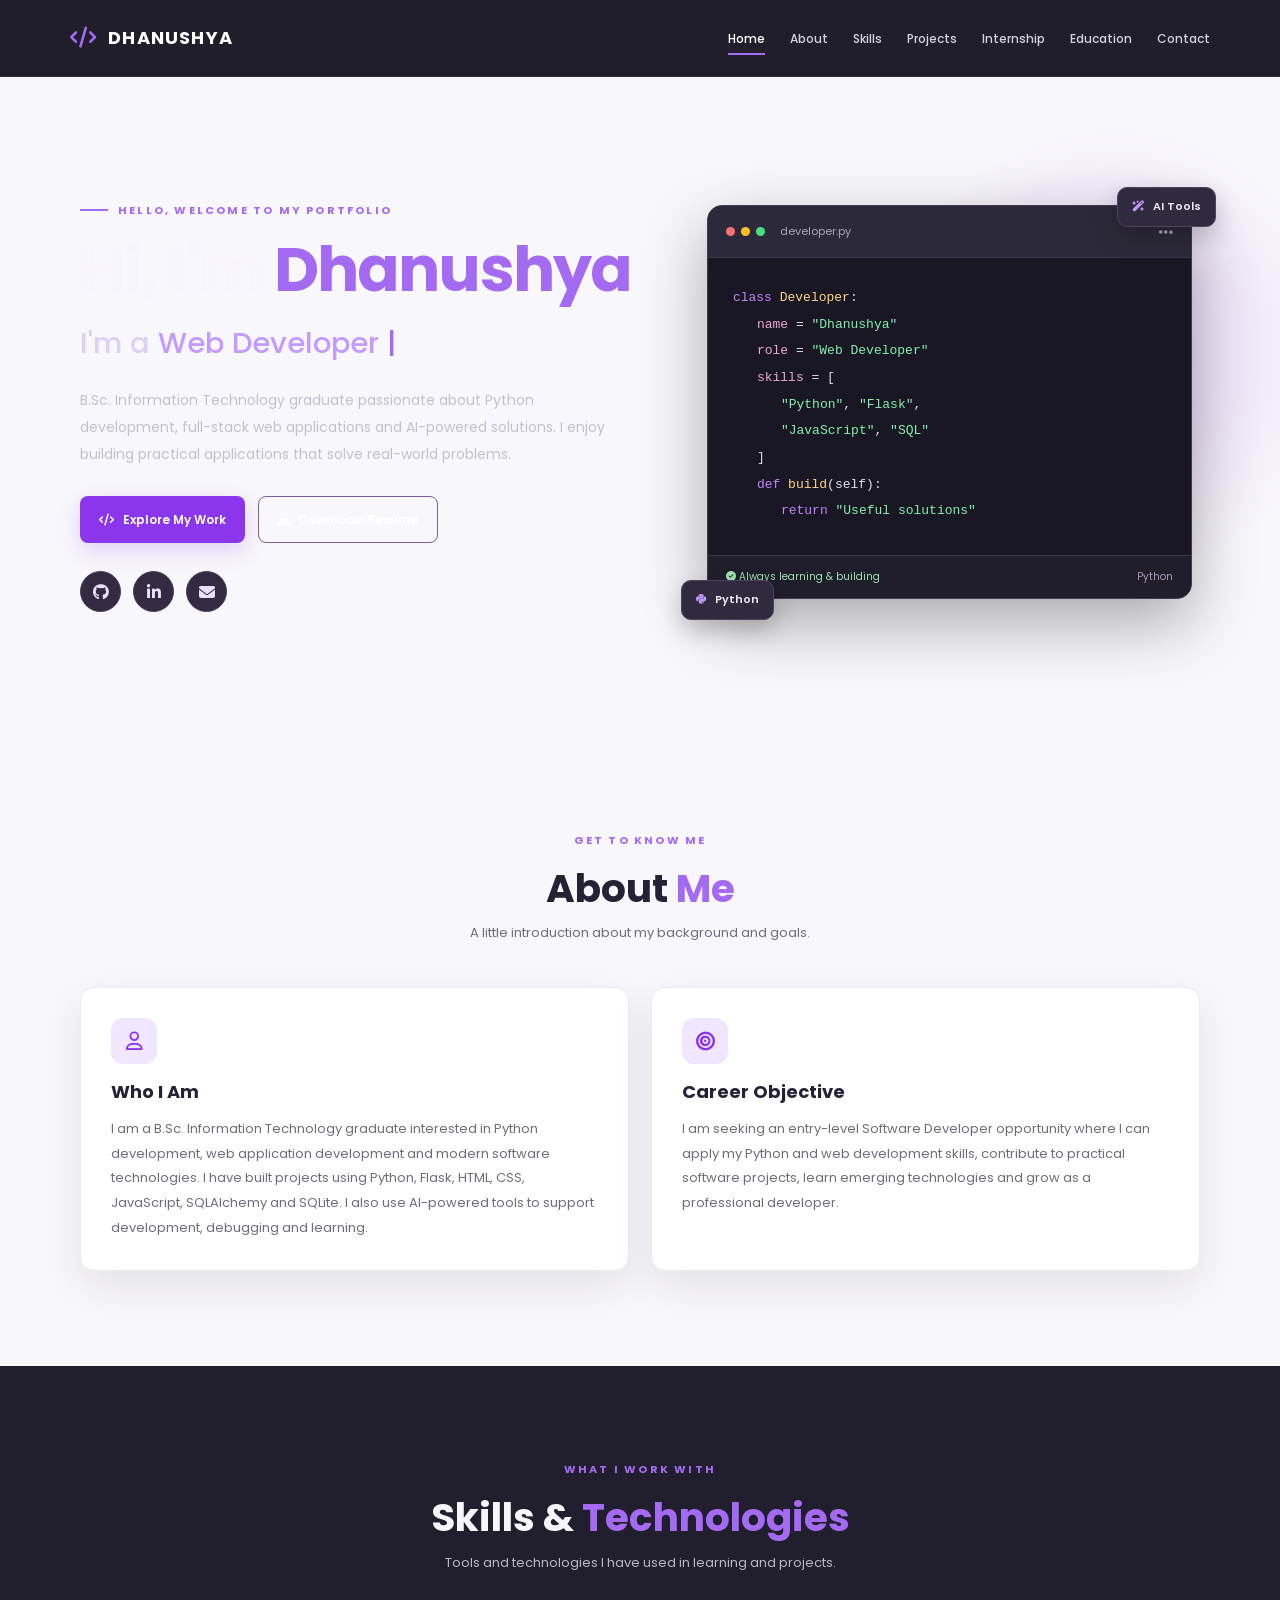
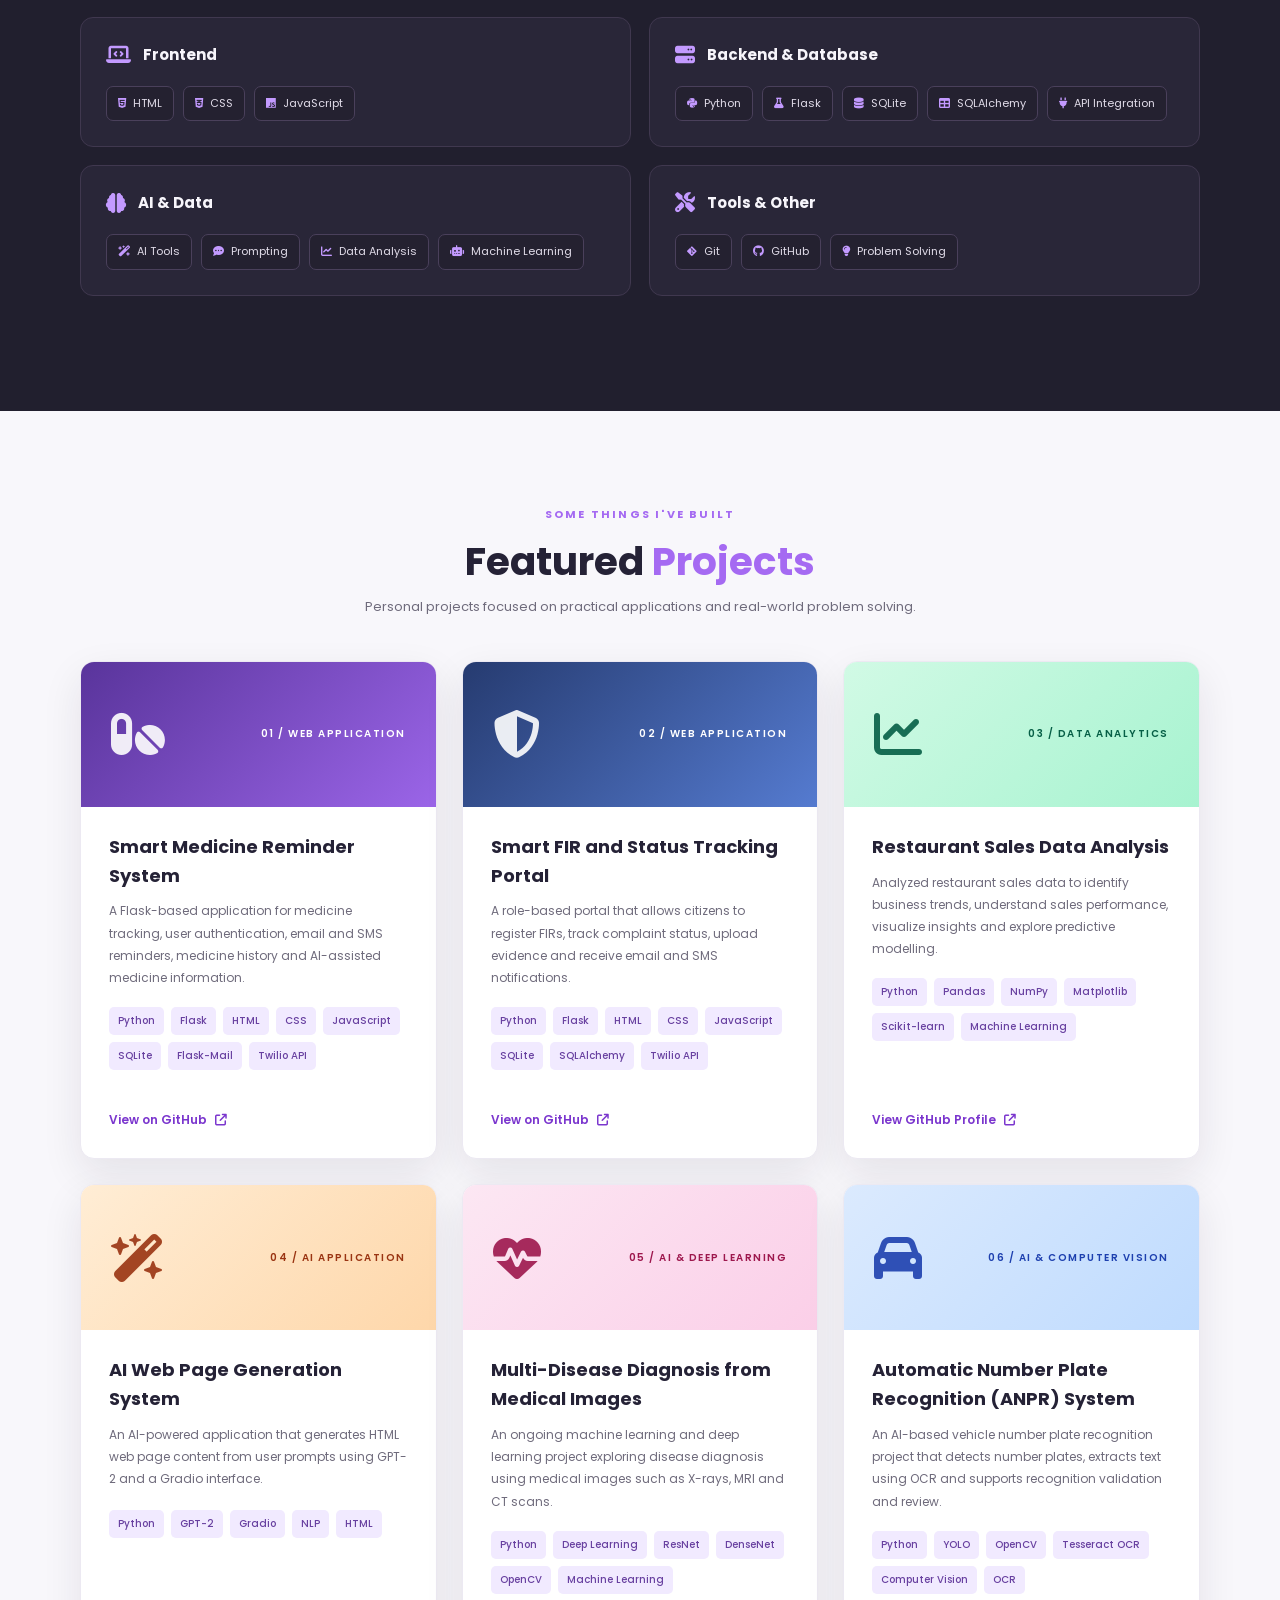
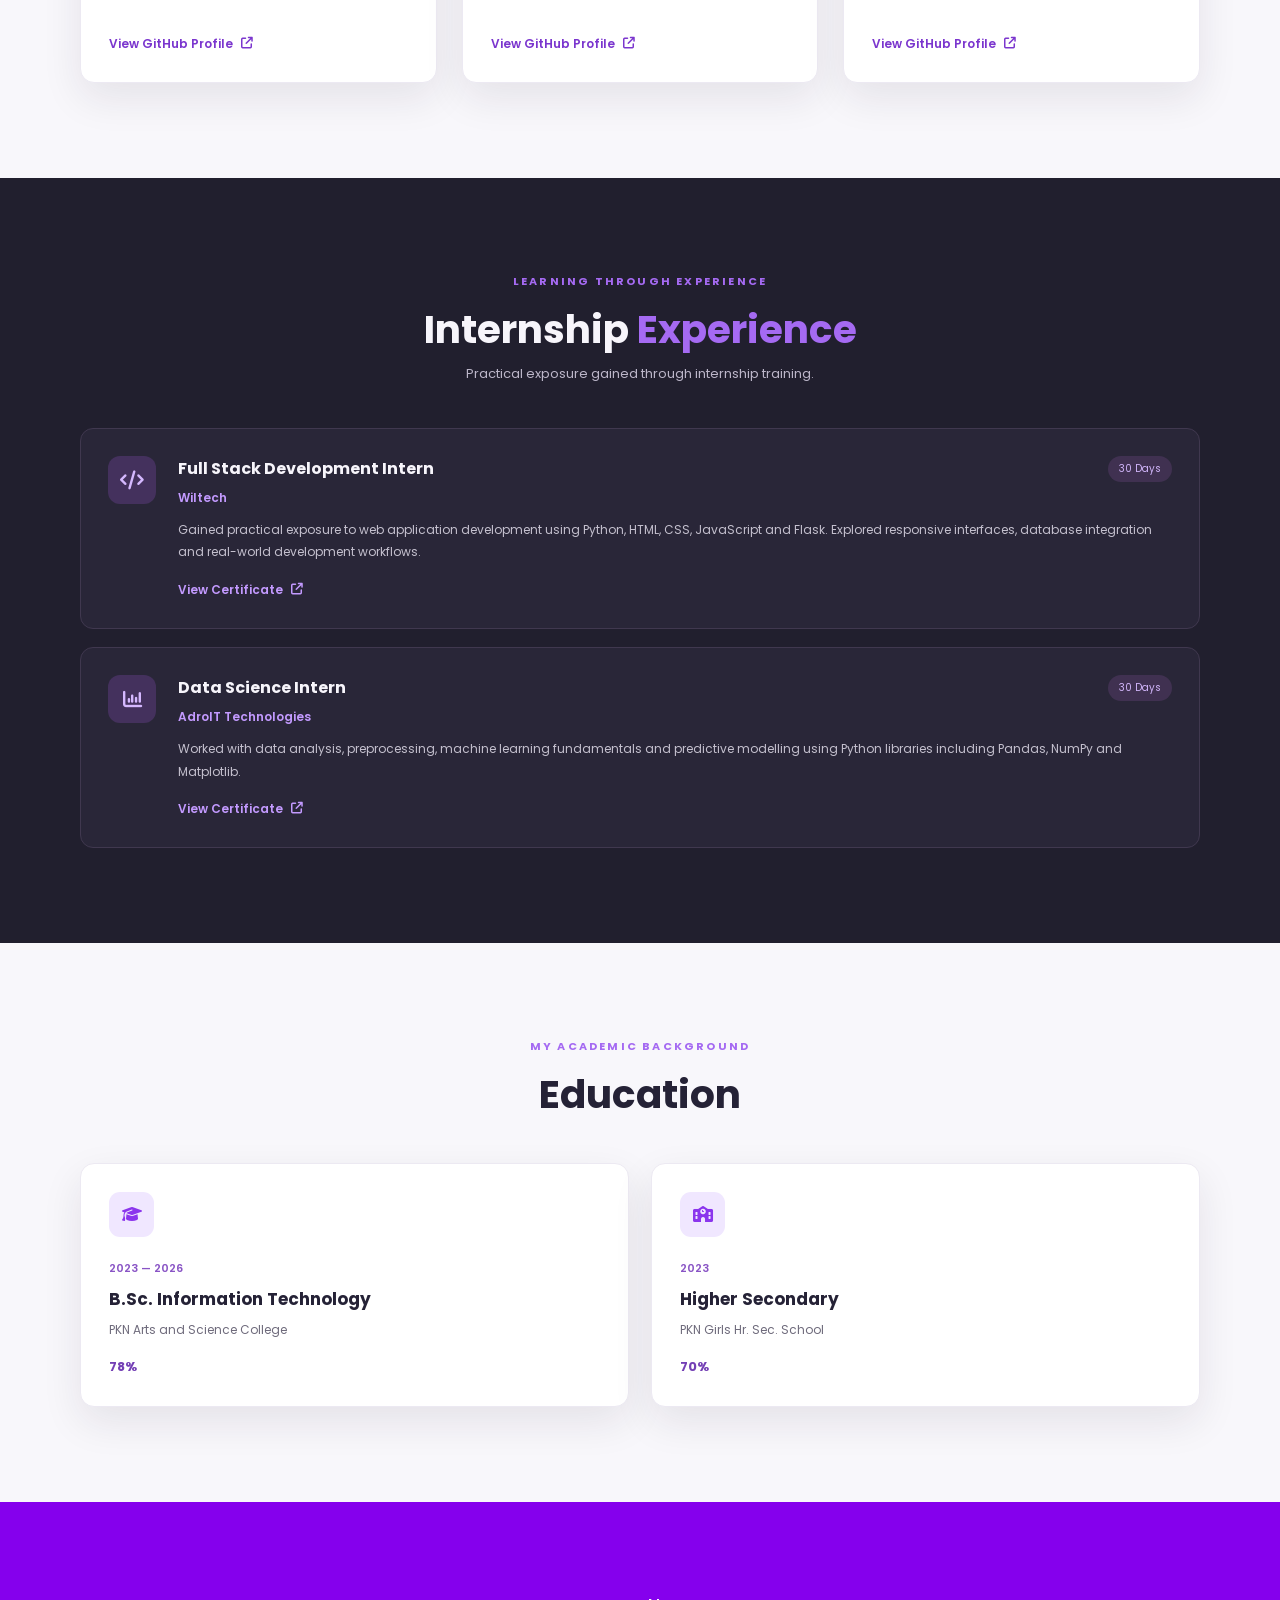
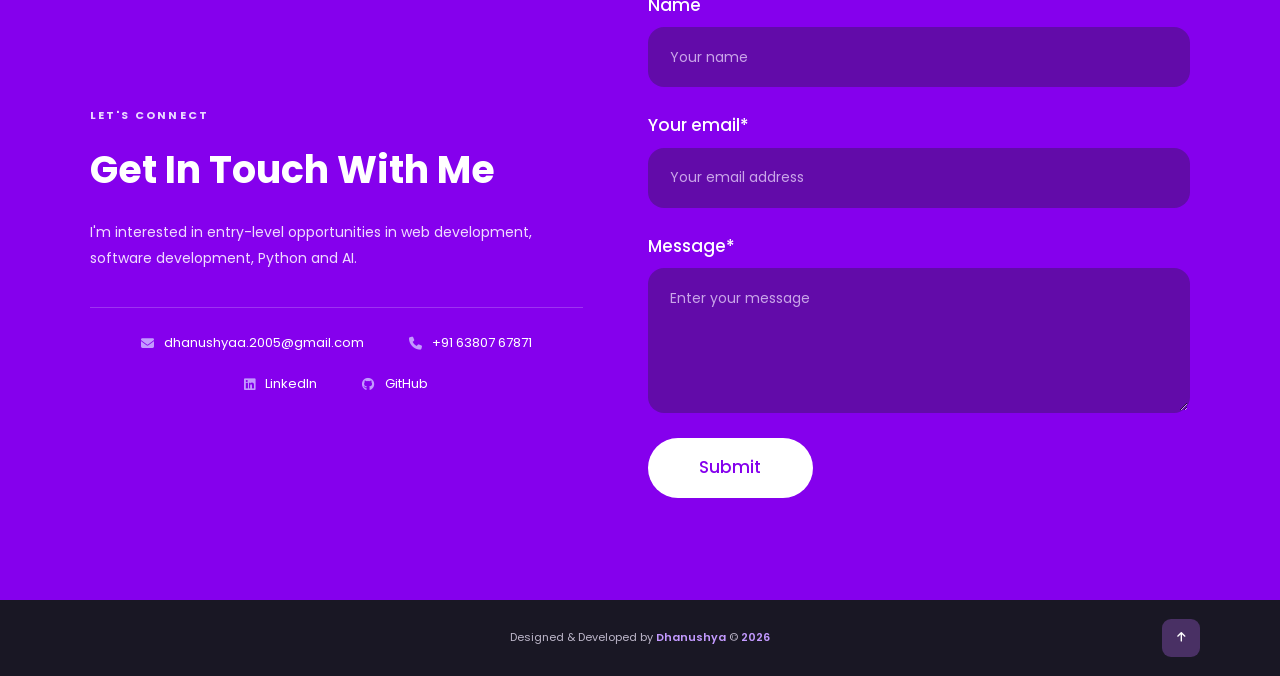
<file: portfolio/index.html>
<!DOCTYPE html>
<html lang="en">
<head>
    <meta charset="UTF-8">
    <meta name="viewport" content="width=device-width, initial-scale=1.0">
    <meta name="description" content="Dhanushya - Python and Flask Web Developer Portfolio">
    <title>Dhanushya | Web Developer Portfolio</title>

    <link rel="preconnect" href="https://fonts.googleapis.com">
    <link rel="preconnect" href="https://fonts.gstatic.com" crossorigin>
    <link href="https://fonts.googleapis.com/css2?family=Poppins:wght@300;400;500;600;700;800&display=swap" rel="stylesheet">
    <link rel="stylesheet" href="style.css">
    <link rel="stylesheet" href="https://cdnjs.cloudflare.com/ajax/libs/font-awesome/6.5.1/css/all.min.css">
</head>

<body>
<header class="site-header">
    <nav class="navbar" aria-label="Main navigation">
        <a class="logo" href="#home"><i class="fa-solid fa-code"></i><span>DHANUSHYA</span></a>

        <button class="menu-toggle" id="menuToggle" type="button"
            aria-label="Open navigation menu" aria-expanded="false"
            aria-controls="primaryNavigation">
            <i class="fa-solid fa-bars"></i>
        </button>

        <ul class="nav-links" id="primaryNavigation">
            <li><a href="#home" class="nav-link active">Home</a></li>
            <li><a href="#about" class="nav-link">About</a></li>
            <li><a href="#skills" class="nav-link">Skills</a></li>
            <li><a href="#projects" class="nav-link">Projects</a></li>
            <li><a href="#internship" class="nav-link">Internship</a></li>
            <li><a href="#education" class="nav-link">Education</a></li>
            <li><a href="#contact" class="nav-link">Contact</a></li>
        </ul>
    </nav>
</header>

<main>

    <!-- HOME SECTION -->
    <section class="hero section-shell" id="home">
        <div class="hero-content reveal">
            <p class="eyebrow"><span class="eyebrow-line"></span> HELLO, WELCOME TO MY PORTFOLIO</p>

            <h1>Hi, I'm <span class="accent-text">Dhanushya</span></h1>

            <h2 class="hero-role">
                I'm a <span id="typing" aria-live="polite"></span>
                <span class="typing-cursor">|</span>
            </h2>

            <p class="hero-description">
                B.Sc. Information Technology graduate passionate about Python development,
                full-stack web applications and AI-powered solutions. I enjoy building
                practical applications that solve real-world problems.
            </p>

            <div class="hero-actions">
                <a href="#projects" class="button button-primary">
                    <i class="fa-solid fa-code"></i> Explore My Work
                </a>

                <a href="dhanushya_resume (5).pdf" class="button button-secondary" download>
                    <i class="fa-solid fa-download"></i> Download Resume
                </a>
            </div>

            <div class="social-links" aria-label="Social links">
                <a href="https://github.com/Dhanushya-A" target="_blank" rel="noopener noreferrer" aria-label="GitHub">
                    <i class="fa-brands fa-github"></i>
                </a>
                <a href="https://www.linkedin.com/in/dhanushya01/" target="_blank" rel="noopener noreferrer" aria-label="LinkedIn">
                    <i class="fa-brands fa-linkedin-in"></i>
                </a>
                <a href="mailto:dhanushyaa.2005@gmail.com" aria-label="Email">
                    <i class="fa-solid fa-envelope"></i>
                </a>
            </div>
        </div>

        <div class="hero-visual reveal">
            <div class="code-window">
                <div class="code-window-top">
                    <div class="window-dots"><span></span><span></span><span></span></div>
                    <span class="window-filename">developer.py</span>
                    <i class="fa-solid fa-ellipsis"></i>
                </div>

                <div class="code-body" aria-label="Decorative developer code example">
                    <p><span class="code-purple">class</span> <span class="code-yellow">Developer</span>:</p>
                    <p class="indent"><span class="code-pink">name</span> = <span class="code-green">"Dhanushya"</span></p>
                    <p class="indent"><span class="code-pink">role</span> = <span class="code-green">"Web Developer"</span></p>
                    <p class="indent"><span class="code-pink">skills</span> = [</p>
                    <p class="indent2"><span class="code-green">"Python"</span>, <span class="code-green">"Flask"</span>,</p>
                    <p class="indent2"><span class="code-green">"JavaScript"</span>, <span class="code-green">"SQL"</span></p>
                    <p class="indent">]</p>
                    <p class="indent"><span class="code-purple">def</span> <span class="code-yellow">build</span>(self):</p>
                    <p class="indent2"><span class="code-purple">return</span> <span class="code-green">"Useful solutions"</span></p>
                </div>

                <div class="code-window-bottom">
                    <span><i class="fa-solid fa-circle-check"></i> Always learning & building</span>
                    <span>Python</span>
                </div>
            </div>

            <div class="floating-chip chip-one"><i class="fa-brands fa-python"></i> Python</div>
            <div class="floating-chip chip-two"><i class="fa-solid fa-wand-magic-sparkles"></i> AI Tools</div>
        </div>
    </section>

    <!-- ABOUT SECTION -->
    <section class="section section-light" id="about">
        <div class="section-heading reveal">
            <p class="eyebrow">GET TO KNOW ME</p>
            <h2>About <span class="accent-text">Me</span></h2>
            <p>A little introduction about my background and goals.</p>
        </div>

        <div class="about-grid">
            <article class="info-card about-card reveal">
                <div class="card-icon"><i class="fa-regular fa-user"></i></div>
                <h3>Who I Am</h3>
                <p>
                    I am a B.Sc. Information Technology graduate interested in Python development,
                    web application development and modern software technologies. I have built
                    projects using Python, Flask, HTML, CSS, JavaScript, SQLAlchemy and SQLite.
                    I also use AI-powered tools to support development, debugging and learning.
                </p>
            </article>

            <article class="info-card objective-card reveal">
                <div class="card-icon"><i class="fa-solid fa-bullseye"></i></div>
                <h3>Career Objective</h3>
                <p>
                    I am seeking an entry-level Software Developer opportunity where I can apply
                    my Python and web development skills, contribute to practical software projects,
                    learn emerging technologies and grow as a professional developer.
                </p>
            </article>
        </div>
    </section>

    <!-- SKILLS SECTION -->
    <section class="section section-dark" id="skills">
        <div class="section-heading reveal">
            <p class="eyebrow">WHAT I WORK WITH</p>
            <h2>Skills & <span class="accent-text">Technologies</span></h2>
            <p>Tools and technologies I have used in learning and projects.</p>
        </div>

        <div class="skills-grid">
            <article class="skill-group reveal">
                <div class="skill-group-title">
                    <i class="fa-solid fa-laptop-code"></i>
                    <h3>Frontend</h3>
                </div>
                <div class="skill-tags">
                    <span><i class="fa-brands fa-html5"></i> HTML</span>
                    <span><i class="fa-brands fa-css3-alt"></i> CSS</span>
                    <span><i class="fa-brands fa-js"></i> JavaScript</span>
                </div>
            </article>

            <article class="skill-group reveal">
                <div class="skill-group-title">
                    <i class="fa-solid fa-server"></i>
                    <h3>Backend & Database</h3>
                </div>
                <div class="skill-tags">
                    <span><i class="fa-brands fa-python"></i> Python</span>
                    <span><i class="fa-solid fa-flask"></i> Flask</span>
                    <span><i class="fa-solid fa-database"></i> SQLite</span>
                    <span><i class="fa-solid fa-table"></i> SQLAlchemy</span>
                    <span><i class="fa-solid fa-plug"></i> API Integration</span>
                </div>
            </article>

            <article class="skill-group reveal">
                <div class="skill-group-title">
                    <i class="fa-solid fa-brain"></i>
                    <h3>AI & Data</h3>
                </div>
                <div class="skill-tags">
                    <span><i class="fa-solid fa-wand-magic-sparkles"></i> AI Tools</span>
                    <span><i class="fa-solid fa-comment-dots"></i> Prompting</span>
                    <span><i class="fa-solid fa-chart-line"></i> Data Analysis</span>
                    <span><i class="fa-solid fa-robot"></i> Machine Learning</span>
                </div>
            </article>

            <article class="skill-group reveal">
                <div class="skill-group-title">
                    <i class="fa-solid fa-screwdriver-wrench"></i>
                    <h3>Tools & Other</h3>
                </div>
                <div class="skill-tags">
                    <span><i class="fa-brands fa-git-alt"></i> Git</span>
                    <span><i class="fa-brands fa-github"></i> GitHub</span>
                    <span><i class="fa-solid fa-lightbulb"></i> Problem Solving</span>
                </div>
            </article>
        </div>
        <p class="skills-note"></p>
    </section>

    <!-- PROJECTS SECTION -->
    <section class="section section-light" id="projects">
        <div class="section-heading reveal">
            <p class="eyebrow">SOME THINGS I'VE BUILT</p>
            <h2>Featured <span class="accent-text">Projects</span></h2>
            <p>Personal projects focused on practical applications and real-world problem solving.</p>
        </div>

        <div class="projects-grid">

            <article class="project-card reveal">
                <div class="project-top project-top-purple">
                    <i class="fa-solid fa-pills"></i>
                    <span>01 / WEB APPLICATION</span>
                </div>
                <div class="project-content">
                    <h3>Smart Medicine Reminder System</h3>
                    <p>A Flask-based application for medicine tracking, user authentication, email and SMS reminders, medicine history and AI-assisted medicine information.</p>
                    <div class="tech-stack">
                        <span>Python</span><span>Flask</span><span>HTML</span>
                        <span>CSS</span><span>JavaScript</span><span>SQLite</span>
                        <span>Flask-Mail</span><span>Twilio API</span>
                    </div>
                    <a class="project-link" href="https://github.com/Dhanushya-A/Medicine_reminder_webapp" target="_blank" rel="noopener noreferrer">
                        View on GitHub <i class="fa-solid fa-arrow-up-right-from-square"></i>
                    </a>
                </div>
            </article>

            <article class="project-card reveal">
                <div class="project-top project-top-blue">
                    <i class="fa-solid fa-shield-halved"></i>
                    <span>02 / WEB APPLICATION</span>
                </div>
                <div class="project-content">
                    <h3>Smart FIR and Status Tracking Portal</h3>
                    <p>A role-based portal that allows citizens to register FIRs, track complaint status, upload evidence and receive email and SMS notifications.</p>
                    <div class="tech-stack">
                        <span>Python</span><span>Flask</span><span>HTML</span>
                        <span>CSS</span><span>JavaScript</span><span>SQLite</span>
                        <span>SQLAlchemy</span><span>Twilio API</span>
                    </div>
                    <a class="project-link" href="https://github.com/Dhanushya-A/Smart-FIR-and-Status-Tracking-Portal" target="_blank" rel="noopener noreferrer">
                        View on GitHub <i class="fa-solid fa-arrow-up-right-from-square"></i>
                    </a>
                </div>
            </article>

            <article class="project-card reveal">
                <div class="project-top project-top-green">
                    <i class="fa-solid fa-chart-line"></i>
                    <span>03 / DATA ANALYTICS</span>
                </div>
                <div class="project-content">
                    <h3>Restaurant Sales Data Analysis</h3>
                    <p>Analyzed restaurant sales data to identify business trends, understand sales performance, visualize insights and explore predictive modelling.</p>
                    <div class="tech-stack">
                        <span>Python</span><span>Pandas</span><span>NumPy</span>
                        <span>Matplotlib</span><span>Scikit-learn</span><span>Machine Learning</span>
                    </div>
                    <a class="project-link" href="https://github.com/Dhanushya-A/Restaurant-Sales-Data-Analysis-And-Insights" target="_blank" rel="noopener noreferrer">
                        View GitHub Profile <i class="fa-solid fa-arrow-up-right-from-square"></i>
                    </a>
                </div>
            </article>

            <article class="project-card reveal">
                <div class="project-top project-top-orange">
                    <i class="fa-solid fa-wand-magic-sparkles"></i>
                    <span>04 / AI APPLICATION</span>
                </div>
                <div class="project-content">
                    <h3>AI Web Page Generation System</h3>
                    <p>An AI-powered application that generates HTML web page content from user prompts using GPT-2 and a Gradio interface.</p>
                    <div class="tech-stack">
                        <span>Python</span><span>GPT-2</span><span>Gradio</span>
                        <span>NLP</span><span>HTML</span>
                    </div>
                    <a class="project-link" href="https://github.com/Dhanushya-A/Intelligent-web-page-generator" target="_blank" rel="noopener noreferrer">
                        View GitHub Profile <i class="fa-solid fa-arrow-up-right-from-square"></i>
                    </a>
                </div>
            </article>

            <article class="project-card reveal">
                <div class="project-top project-top-pink">
                    <i class="fa-solid fa-heart-pulse"></i>
                    <span>05 / AI &amp; DEEP LEARNING</span>
                </div>
                <div class="project-content">
                    <h3>Multi-Disease Diagnosis from Medical Images</h3>
                    <p>An ongoing machine learning and deep learning project exploring disease diagnosis using medical images such as X-rays, MRI and CT scans.</p>
                    <div class="tech-stack">
                        <span>Python</span><span>Deep Learning</span><span>ResNet</span>
                        <span>DenseNet</span><span>OpenCV</span><span>Machine Learning</span>
                    </div>
                    <a class="project-link" href="https://github.com/Dhanushya-A/Multi-Disease-Diagnosis" target="_blank" rel="noopener noreferrer">
                        View GitHub Profile <i class="fa-solid fa-arrow-up-right-from-square"></i>
                    </a>
                </div>
            </article>

            <article class="project-card reveal">
                <div class="project-top project-top-anpr">
                    <i class="fa-solid fa-car"></i>
                    <span>06 / AI &amp; COMPUTER VISION</span>
                </div>
                <div class="project-content">
                    <h3>Automatic Number Plate Recognition (ANPR) System</h3>
                    <p>An AI-based vehicle number plate recognition project that detects number plates, extracts text using OCR and supports recognition validation and review.</p>
                    <div class="tech-stack">
                        <span>Python</span><span>YOLO</span><span>OpenCV</span>
                        <span>Tesseract OCR</span><span>Computer Vision</span><span>OCR</span>
                    </div>
                    <a class="project-link" href="https://github.com/Dhanushya-A/ANPR_Project" target="_blank" rel="noopener noreferrer">
                        View GitHub Profile <i class="fa-solid fa-arrow-up-right-from-square"></i>
                    </a>
                </div>
            </article>

        </div>
    </section>

    <!-- INTERNSHIP SECTION -->
    <section class="section section-dark" id="internship">
        <div class="section-heading reveal">
            <p class="eyebrow">LEARNING THROUGH EXPERIENCE</p>
            <h2>Internship <span class="accent-text">Experience</span></h2>
            <p>Practical exposure gained through internship training.</p>
        </div>

        <div class="experience-list">
            <article class="experience-card reveal">
                <div class="experience-icon"><i class="fa-solid fa-code"></i></div>
                <div class="experience-body">
                    <div class="experience-heading">
                        <h3>Full Stack Development Intern</h3>
                        <span>30 Days</span>
                    </div>
                    <p class="company-name">Wiltech</p>
                    <p>Gained practical exposure to web application development using Python, HTML, CSS, JavaScript and Flask. Explored responsive interfaces, database integration and real-world development workflows.</p>
                    <a class="text-link" href="certificates/intern_certificate.jpg" target="_blank" rel="noopener noreferrer">
                        View Certificate <i class="fa-solid fa-arrow-up-right-from-square"></i>
                    </a>
                </div>
            </article>

            <article class="experience-card reveal">
                <div class="experience-icon"><i class="fa-solid fa-chart-column"></i></div>
                <div class="experience-body">
                    <div class="experience-heading">
                        <h3>Data Science Intern</h3>
                        <span>30 Days</span>
                    </div>
                    <p class="company-name">AdroIT Technologies</p>
                    <p>Worked with data analysis, preprocessing, machine learning fundamentals and predictive modelling using Python libraries including Pandas, NumPy and Matplotlib.</p>
                    <a class="text-link" href="ds_intern_certificate.jpg" target="_blank" rel="noopener noreferrer">
                        View Certificate <i class="fa-solid fa-arrow-up-right-from-square"></i>
                    </a>
                </div>
            </article>
        </div>
    </section>

    <!-- EDUCATION SECTION -->
    <section class="section section-light" id="education">
        <div class="section-heading reveal">
            <p class="eyebrow">MY ACADEMIC BACKGROUND</p>
            <h2>Education</h2>
        </div>

        <div class="education-grid">
            <article class="education-card reveal">
                <div class="education-icon"><i class="fa-solid fa-graduation-cap"></i></div>
                <span class="education-year">2023 — 2026</span>
                <h3>B.Sc. Information Technology</h3>
                <p>PKN Arts and Science College</p>
                <strong>78%</strong>
            </article>

            <article class="education-card reveal">
                <div class="education-icon"><i class="fa-solid fa-school"></i></div>
                <span class="education-year">2023</span>
                <h3>Higher Secondary</h3>
                <p>PKN Girls Hr. Sec. School</p>
                <strong>70%</strong>
            </article>
        </div>
    </section>

    <!-- CONTACT SECTION -->
    <section class="contact-section" id="contact">
        <div class="contact-layout">

            <div class="contact-copy">
                <p class="eyebrow">LET'S CONNECT</p>
                <h2>Get In Touch With Me</h2>

                <p class="contact-intro">
                    I'm interested in entry-level opportunities in web development,
                    software development, Python and AI.
                </p>

                <div class="contact-details">
                    <a href="mailto:dhanushyaa.2005@gmail.com">
                        <i class="fa-solid fa-envelope"></i>
                        dhanushyaa.2005@gmail.com
                    </a>

                    <a href="tel:+916380767871">
                        <i class="fa-solid fa-phone"></i>
                        +91 63807 67871
                    </a>

                    <a href="https://www.linkedin.com/in/dhanushya01/" target="_blank" rel="noopener noreferrer">
                        <i class="fa-brands fa-linkedin"></i>
                        LinkedIn
                    </a>

                    <a href="https://github.com/Dhanushya-A" target="_blank" rel="noopener noreferrer">
                        <i class="fa-brands fa-github"></i>
                        GitHub
                    </a>
                </div>
            </div>

            <form class="contact-form" id="contactForm">
                <div class="form-group">
                    <label for="contactName">Name</label>
                    <input type="text" id="contactName" placeholder="Your name" required>
                </div>

                <div class="form-group">
                    <label for="contactEmail">Your email*</label>
                    <input type="email" id="contactEmail" placeholder="Your email address" required>
                </div>

                <div class="form-group">
                    <label for="contactMessage">Message*</label>
                    <textarea id="contactMessage" placeholder="Enter your message" rows="5" required></textarea>
                </div>

                <button type="submit" class="contact-submit">Submit</button>
                <p class="form-note" id="formNote"></p>
            </form>

        </div>
    </section>

</main>

<!-- FOOTER -->
<footer class="site-footer">
    <p>Designed & Developed by <span>Dhanushya</span> &copy; <span id="year"></span></p>
    <a href="#home" class="back-to-top" id="topBtn" aria-label="Back to top">
        <i class="fa-solid fa-arrow-up"></i>
    </a>
</footer>

<script src="script.js"></script>
</body>
</html>
</file>
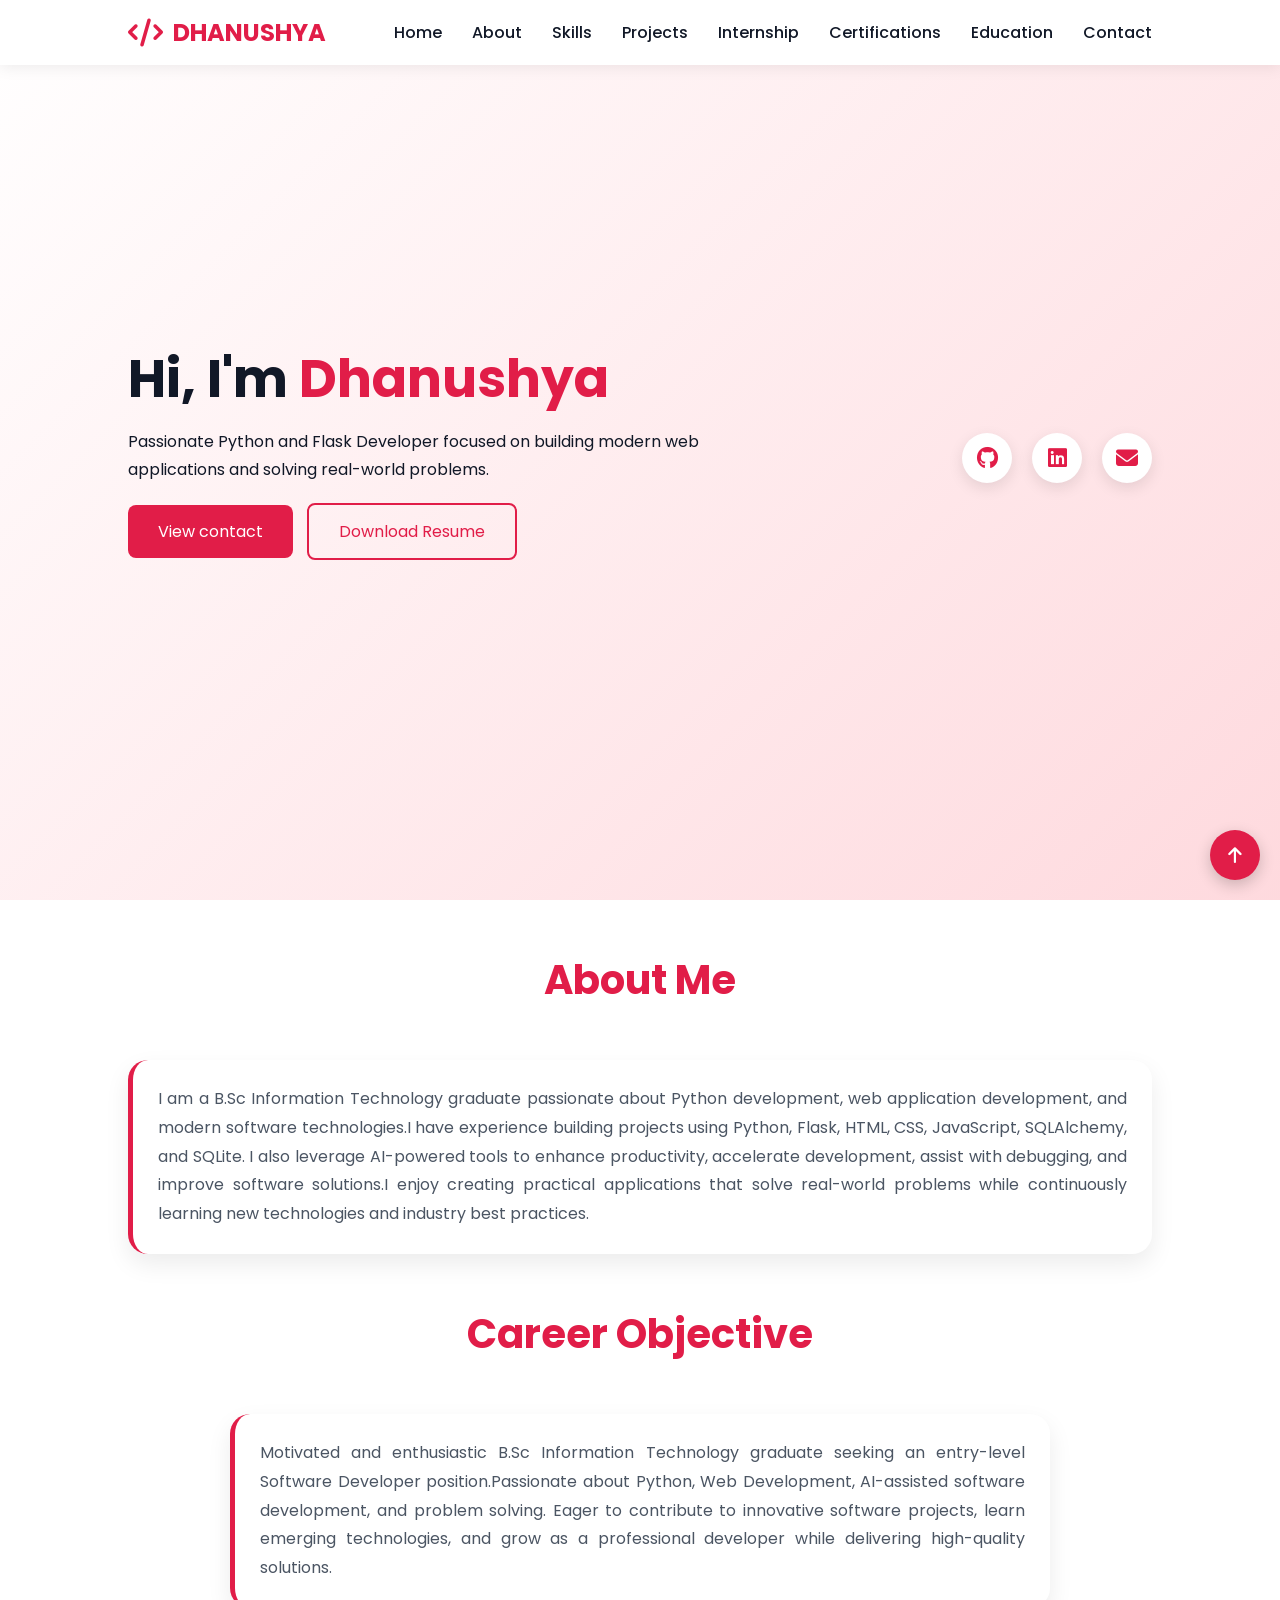
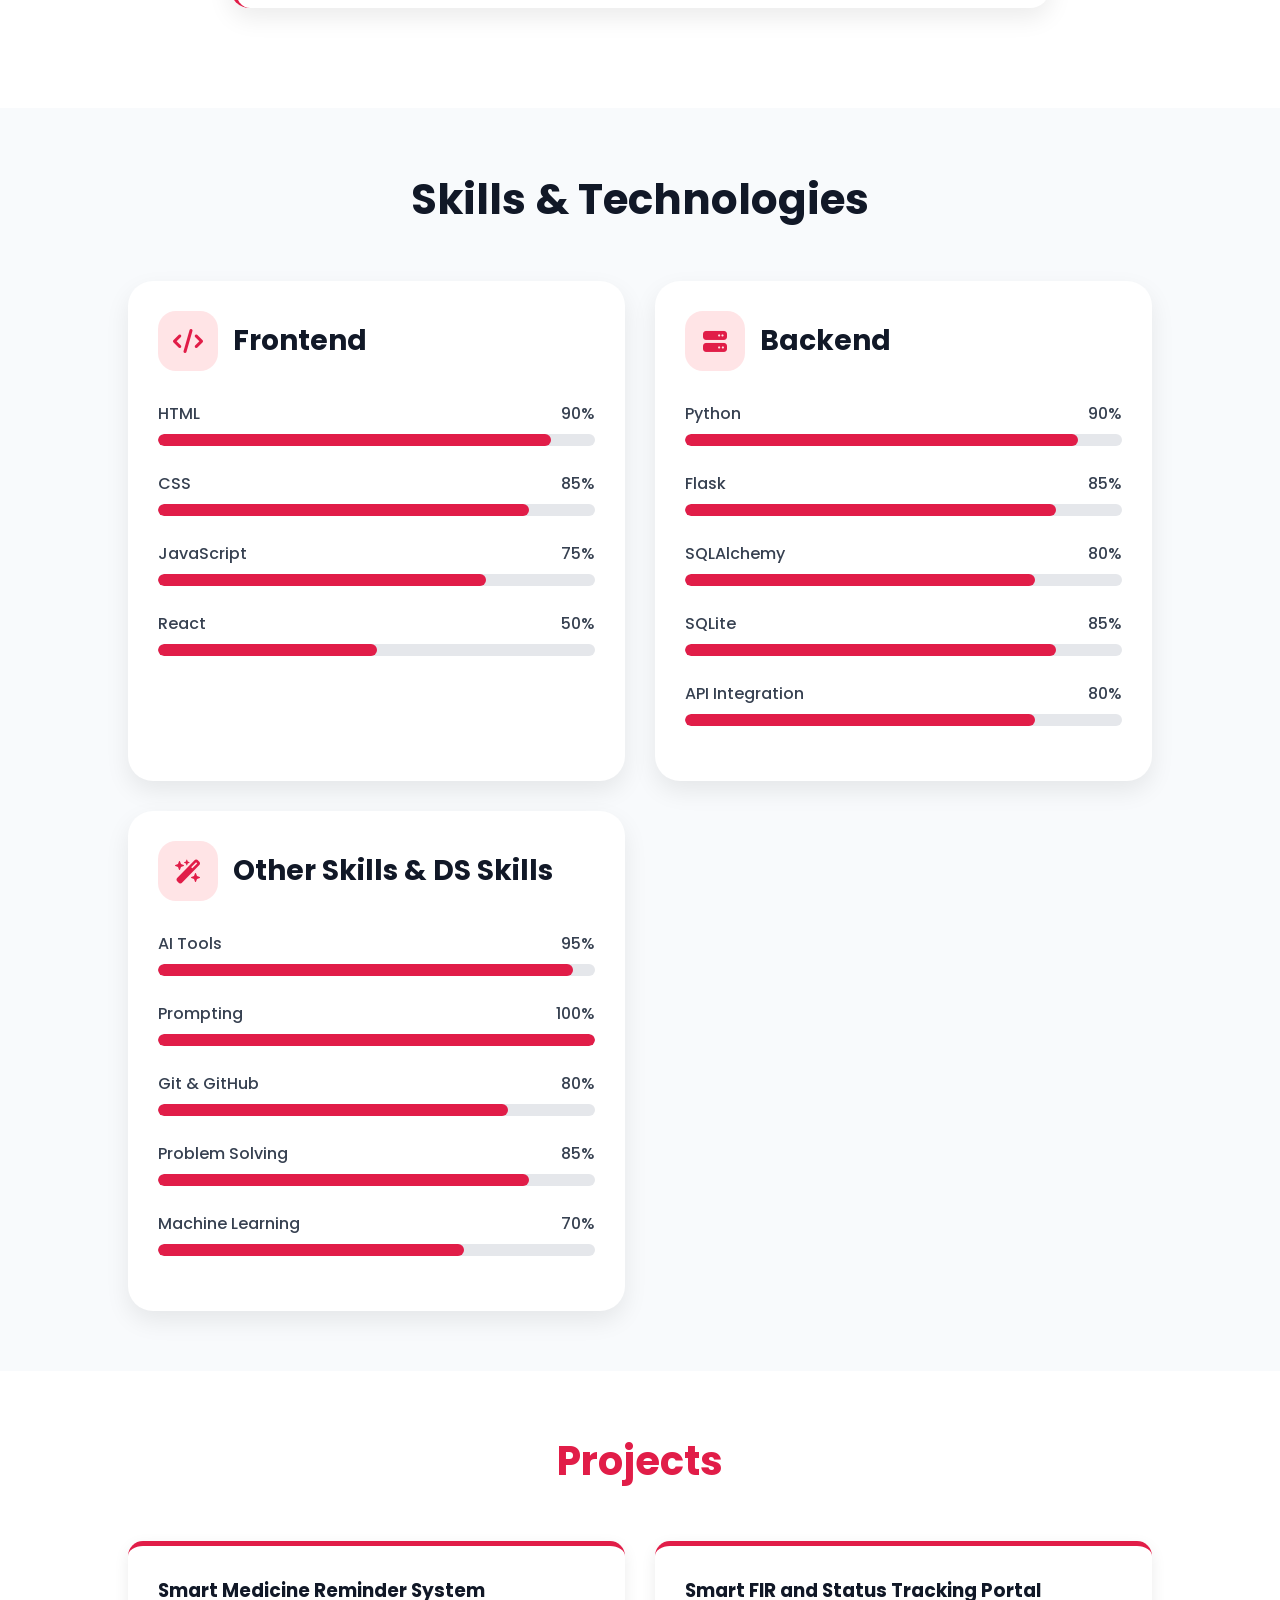
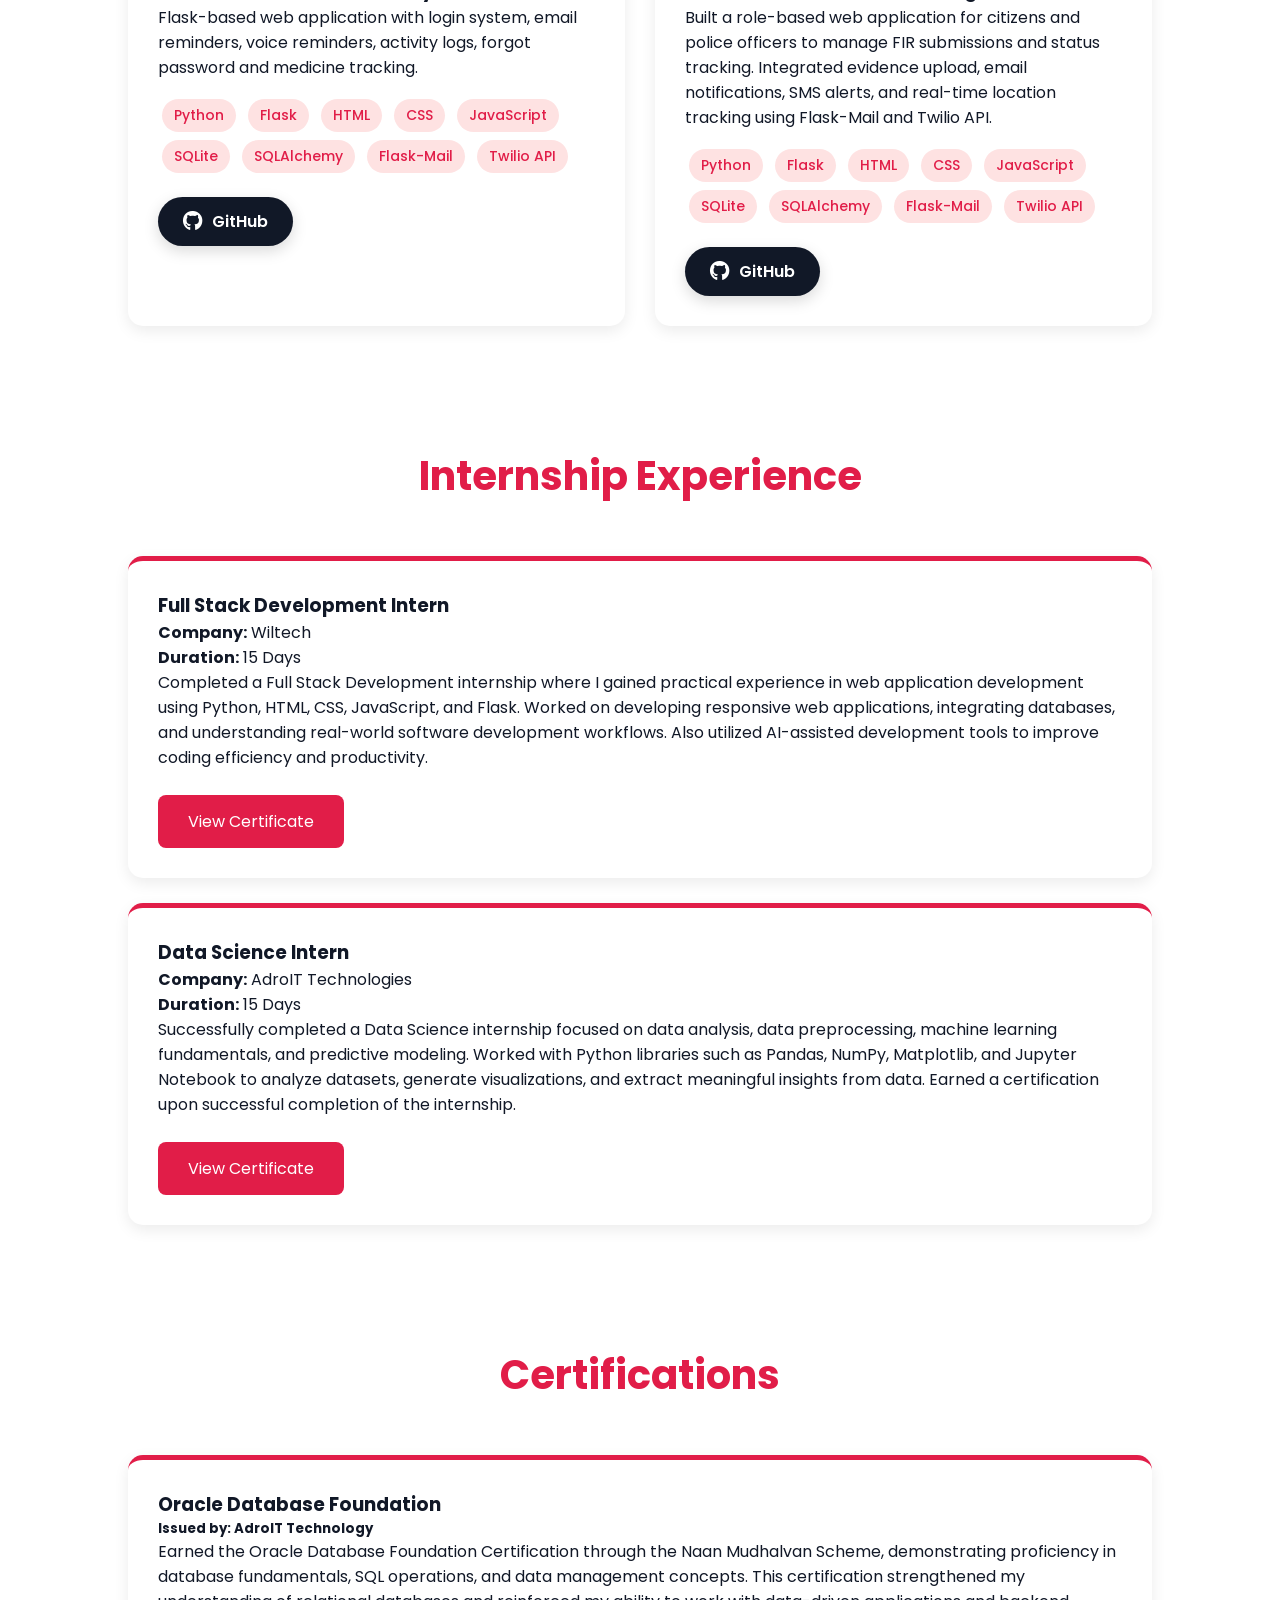
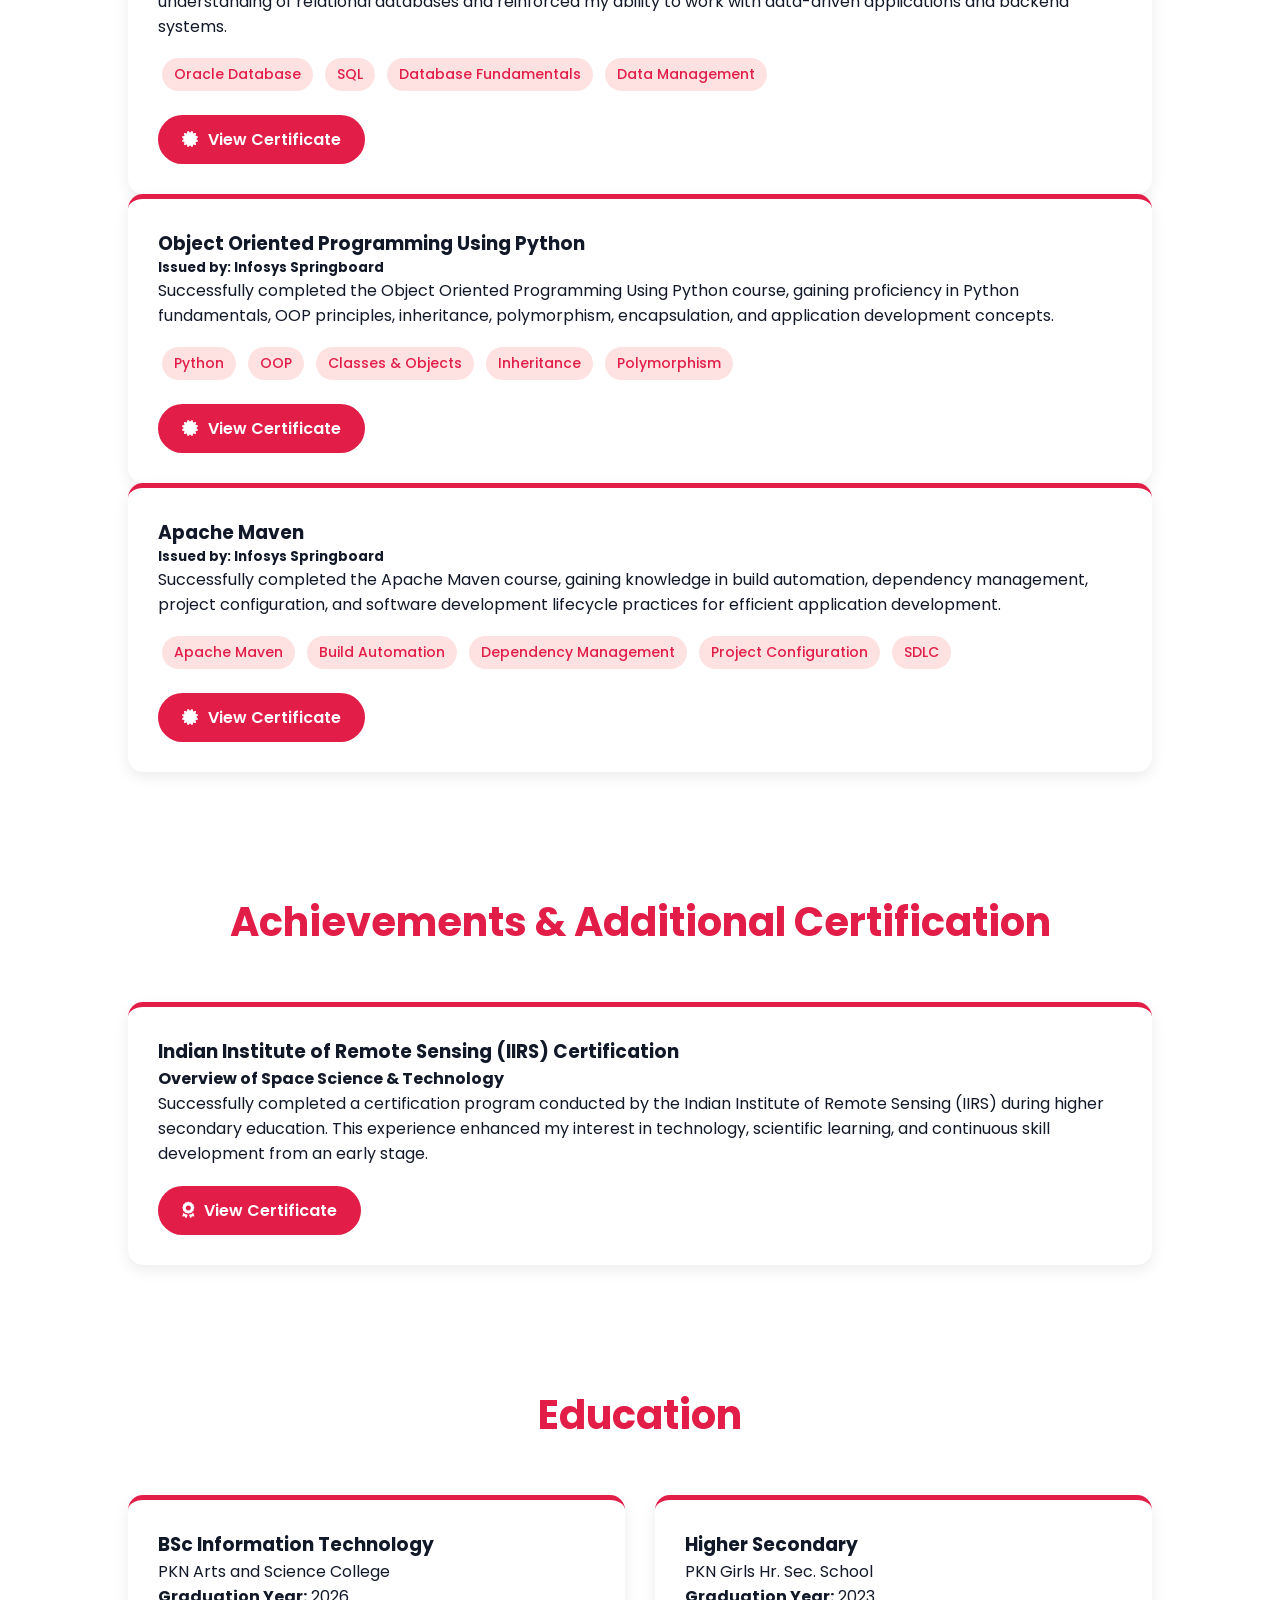
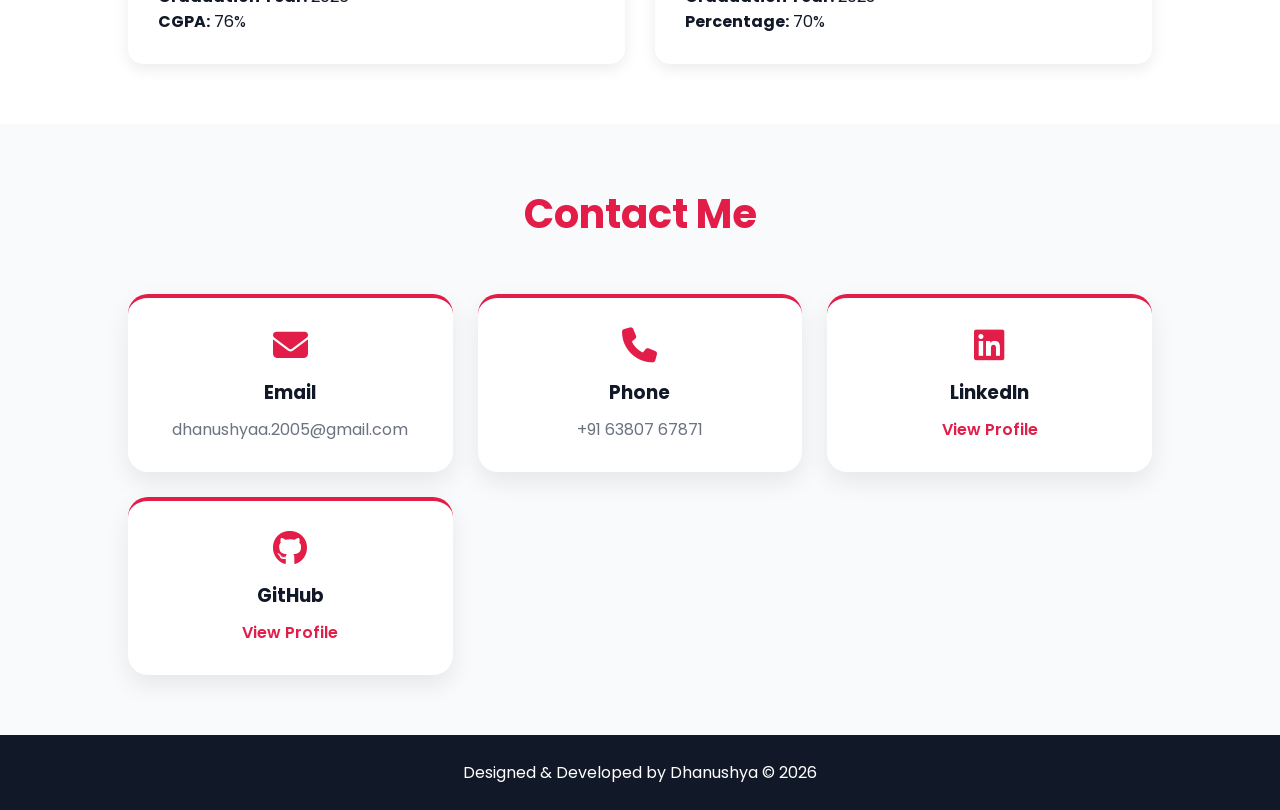
<file: portfolio2/index.html>
<!DOCTYPE html>
<html lang="en">
<head>
<meta charset="UTF-8">
<meta name="viewport" content="width=device-width, initial-scale=1.0">

<title>Dhanushya | Python Developer Portfolio</title>

<link href="https://fonts.googleapis.com/css2?family=Poppins:wght@300;400;500;600;700&display=swap" rel="stylesheet">

<link rel="stylesheet" href="style.css">

<link rel="stylesheet"
href="https://cdnjs.cloudflare.com/ajax/libs/font-awesome/6.5.1/css/all.min.css">
</head>

<body>

<nav>

<div class="logo">
    <i class="fa-solid fa-code"></i>
    DHANUSHYA
</div>

<ul>
<li><a href="#home">Home</a></li>
<li><a href="#about">About</a></li>
<li><a href="#skills">Skills</a></li>
<li><a href="#projects">Projects</a></li>
<li><a href="#internship">Internship</a></li>
<li><a href="#certificates">Certifications</a></li>
<li><a href="#education">Education</a></li>
<li><a href="#contact">Contact</a></li>
</ul>

</nav>

<section class="hero" id="home">

<div class="hero-text">

<h1>Hi, I'm <span>Dhanushya</span></h1>

<h2><span id="typing"></span>
</h2>

<p>
Passionate Python and Flask Developer focused on building
modern web applications and solving real-world problems.
</p>

<a href="#contact" class="btn">View contact</a>

<a href="Dhanushya_Resume_2.zip" class="btn-outline" download>
Download Resume
</a>

</div>
<div class="social-links">

    <a href="https://github.com/Dhanushya-A" target="_blank">
        <i class="fa-brands fa-github"></i>
    </a>

    <a href="https://www.linkedin.com/in/dhanushya01/" target="_blank">
        <i class="fa-brands fa-linkedin"></i>
    </a>

    <a href="mailto:dhanushyaa.2005@gmail.com">
        <i class="fa-solid fa-envelope"></i>
    </a>

</div>



</section>

<section id="about" class="fade-in">

<h2 class="section-title">About Me</h2>

<div class="about-card">

<p>
I am a B.Sc Information Technology graduate passionate about
Python development, web application development, and modern
software technologies.I have experience building projects using Python, Flask,
HTML, CSS, JavaScript, SQLAlchemy, and SQLite. I also leverage
AI-powered tools to enhance productivity, accelerate development,
assist with debugging, and improve software solutions.I enjoy creating practical applications that solve real-world
problems while continuously learning new technologies and
industry best practices.
</p>

</div>

<section id="objective">

<h2 class="section-title">Career Objective</h2>

<div class="objective-card">

<p>
Motivated and enthusiastic B.Sc Information Technology graduate
seeking an entry-level Software Developer position.Passionate about Python, Web Development, AI-assisted software
development, and problem solving. Eager to contribute to
innovative software projects, learn emerging technologies,
and grow as a professional developer while delivering
high-quality solutions.
</p>

</div>

</section>

</section>



<section id="skills">

    <h2 class="skills-title">Skills & Technologies</h2>

    <div class="skills-container">

        <!-- Frontend -->

        <div class="skill-card">

            <div class="card-header">
                <div class="icon-box">
                    <i class="fa-solid fa-code"></i>
                </div>
                <h3>Frontend</h3>
            </div>

            <div class="skill">
                <div class="skill-info">
                    <span>HTML</span>
                    <span>90%</span>
                </div>
                <div class="progress-bar">
                    <div class="progress" style="width:90%"></div>
                </div>
            </div>

            <div class="skill">
                <div class="skill-info">
                    <span>CSS</span>
                    <span>85%</span>
                </div>
                <div class="progress-bar">
                    <div class="progress" style="width:85%"></div>
                </div>
            </div>

            <div class="skill">
                <div class="skill-info">
                    <span>JavaScript</span>
                    <span>75%</span>
                </div>
                <div class="progress-bar">
                    <div class="progress" style="width:75%"></div>
                </div>
            </div>

            <div class="skill">
                <div class="skill-info">
                    <span>React</span>
                    <span>50%</span>
                </div>
                <div class="progress-bar">
                    <div class="progress" style="width:50%"></div>
                </div>
            </div>

        </div>

        <!-- Backend -->

        <div class="skill-card">

            <div class="card-header">
                <div class="icon-box">
                    <i class="fa-solid fa-server"></i>
                </div>
                <h3>Backend</h3>
            </div>

            <div class="skill">
                <div class="skill-info">
                    <span>Python</span>
                    <span>90%</span>
                </div>
                <div class="progress-bar">
                    <div class="progress" style="width:90%"></div>
                </div>
            </div>

            <div class="skill">
                <div class="skill-info">
                    <span>Flask</span>
                    <span>85%</span>
                </div>
                <div class="progress-bar">
                    <div class="progress" style="width:85%"></div>
                </div>
            </div>

            <div class="skill">
                <div class="skill-info">
                    <span>SQLAlchemy</span>
                    <span>80%</span>
                </div>
                <div class="progress-bar">
                    <div class="progress" style="width:80%"></div>
                </div>
            </div>

            <div class="skill">
                <div class="skill-info">
                    <span>SQLite</span>
                    <span>85%</span>
                </div>
                <div class="progress-bar">
                    <div class="progress" style="width:85%"></div>
                </div>
            </div>
            
            <div class="skill">
                <div class="skill-info">
                    <span>API Integration</span>
                    <span>80%</span>
                </div>
                <div class="progress-bar">
                    <div class="progress" style="width:80%"></div>
                </div>
            </div>

        </div>

        <!-- Other Skills -->

        <div class="skill-card">

            <div class="card-header">
                <div class="icon-box">
                    <i class="fa-solid fa-wand-magic-sparkles"></i>
                </div>
                <h3>Other Skills & DS Skills</h3>
            </div>

            <div class="skill">
                <div class="skill-info">
                    <span>AI Tools</span>
                    <span>95%</span>
                </div>
                <div class="progress-bar">
                    <div class="progress" style="width:95%"></div>
                </div>
            </div>

            <div class="skill">
                <div class="skill-info">
                    <span>Prompting</span>
                    <span>100%</span>
                </div>
                <div class="progress-bar">
                    <div class="progress" style="width:100%"></div>
                </div>
            </div>

            <div class="skill">
                <div class="skill-info">
                    <span>Git & GitHub</span>
                    <span>80%</span>
                </div>
                <div class="progress-bar">
                    <div class="progress" style="width:80%"></div>
                </div>
            </div>

            <div class="skill">
                <div class="skill-info">
                    <span>Problem Solving</span>
                    <span>85%</span>
                </div>
                <div class="progress-bar">
                    <div class="progress" style="width:85%"></div>
                </div>
            </div>

            <div class="skill">
                <div class="skill-info">
                    <span>Machine Learning</span>
                    <span>70%</span>
                </div>
                <div class="progress-bar">
                    <div class="progress" style="width:70%"></div>
                </div>
            </div>

        </div>

    </div>

</section>

<section id="projects">

<h2 class="section-title">Projects</h2>

<div class="projects-grid">

<div class="project">

<h3>Smart Medicine Reminder System</h3>

<p>
Flask-based web application with login system,
email reminders, voice reminders, activity logs,
forgot password and medicine tracking.
</p>

<div class="tech-stack">
    <span>Python</span>
    <span>Flask</span>
    <span>HTML</span>
    <span>CSS</span>
    <span>JavaScript</span>
    <span>SQLite</span>
    <span>SQLAlchemy</span>
    <span>Flask-Mail</span>
    <span>Twilio API</span>
</div>

<div class="project-buttons">

    <a href="https://github.com/Dhanushya-A/Medicine_reminder_webapp.git"
       target="_blank"
       class="github-btn">

       <i class="fa-brands fa-github"></i>
       GitHub

    </a>

</div>

</div>
<div class="project">

<h3>Smart FIR and Status Tracking Portal</h3>

<p>
Built a role-based web application for citizens and police
officers to manage FIR submissions and status tracking.
Integrated evidence upload, email notifications, SMS alerts,
and real-time location tracking using Flask-Mail and Twilio API.
</p>

<div class="tech-stack">
    <span>Python</span>
    <span>Flask</span>
    <span>HTML</span>
    <span>CSS</span>
    <span>JavaScript</span>
    <span>SQLite</span>
    <span>SQLAlchemy</span>
    <span>Flask-Mail</span>
    <span>Twilio API</span>
</div>
<div class="project-buttons">

    <a href="https://github.com/Dhanushya-A/Smart-FIR-and-Status-Tracking-Portal.git"
       target="_blank"
       class="github-btn">

       <i class="fa-brands fa-github"></i>
       GitHub

    </a>

</div>

</div>



</div>

</section>

<section id="internship">

    <h2 class="section-title">Internship Experience</h2>

    <div class="project">

        <h3>Full Stack Development Intern</h3>

        <p><strong>Company:</strong> Wiltech</p>

        <p><strong>Duration:</strong> 15 Days</p>

        <p>
            Completed a Full Stack Development internship where I gained
            practical experience in web application development using Python,
            HTML, CSS, JavaScript, and Flask. Worked on developing responsive
            web applications, integrating databases, and understanding
            real-world software development workflows. Also utilized AI-assisted
            development tools to improve coding efficiency and productivity.
        </p>
         <br>

            <a href="certificates/intern_certificate.jpg"
               target="_blank"
               class="btn">
               View Certificate
            </a>

    </div>

    <br>

    <div class="project">

        <h3>Data Science Intern</h3>
        <p><strong>Company:</strong> AdroIT Technologies</p>
        <p><strong>Duration:</strong> 15 Days</p>

        <p>
            Successfully completed a Data Science internship focused on data
            analysis, data preprocessing, machine learning fundamentals, and
            predictive modeling. Worked with Python libraries such as Pandas,
            NumPy, Matplotlib, and Jupyter Notebook to analyze datasets,
            generate visualizations, and extract meaningful insights from data.
            Earned a certification upon successful completion of the internship.
        </p>
         <br>

            <a href="ds_intern_certificate.jpg"
               target="_blank"
               class="btn">
               View Certificate
            </a>

    </div>

</section>
<section id="certificates">
    <h2 class="section-title">Certifications</h2>
    <div class="project">
    <h3>Oracle Database Foundation</h3>
    <h5>Issued by: AdroIT Technology</h5>

    <p>
       Earned the Oracle Database Foundation Certification through the Naan Mudhalvan Scheme, 
       demonstrating proficiency in database fundamentals, SQL operations, and data management 
       concepts. This certification strengthened my understanding of relational databases and 
       reinforced my ability to work with data-driven applications and backend systems.
       
    </p>

    <div class="tech-stack">
        <span>Oracle Database</span>
        <span>SQL</span>
        <span>Database Fundamentals</span>
        <span>Data Management</span>
    </div>

    <div class="project-buttons">
        <a href="certificates/oracle_database_certificate.pdf"
           target="_blank"
           class="live-btn">
            <i class="fa-solid fa-certificate"></i>
            View Certificate
        </a>
    </div>
</div>
<div class="project">
    <h3>Object Oriented Programming Using Python</h3>
    <h5>Issued by: Infosys Springboard</h5>

    <p>
        Successfully completed the Object Oriented Programming Using Python course,
        gaining proficiency in Python fundamentals, OOP principles, inheritance,
        polymorphism, encapsulation, and application development concepts.
    </p>

    <div class="tech-stack">
        <span>Python</span>
        <span>OOP</span>
        <span>Classes & Objects</span>
        <span>Inheritance</span>
        <span>Polymorphism</span>
    </div>

    <div class="project-buttons">
        <a href="certificates/python_oop_certificat.pdf"
           target="_blank"
           class="live-btn">
            <i class="fa-solid fa-certificate"></i>
            View Certificate
        </a>
    </div>
</div>
<div class="project">
    <h3>Apache Maven</h3>
    <h5>Issued by: Infosys Springboard</h5>

    <p>
        Successfully completed the Apache Maven course, gaining knowledge in
        build automation, dependency management, project configuration, and
        software development lifecycle practices for efficient application development.
    </p>

    <div class="tech-stack">
        <span>Apache Maven</span>
        <span>Build Automation</span>
        <span>Dependency Management</span>
        <span>Project Configuration</span>
        <span>SDLC</span>
    </div>

    <div class="project-buttons">
        <a href="certificates/apache_maven_certificate.pdf"
           target="_blank"
           class="live-btn">
            <i class="fa-solid fa-certificate"></i>
            View Certificate
        </a>
    </div>
</div>

</section>

<section id="achievements">

    <h2 class="section-title">Achievements & Additional Certification</h2>

    <div class="project">

        <h3>Indian Institute of Remote Sensing (IIRS) Certification</h3>
        <h4>Overview of Space Science & Technology</h4>

        <p>
            Successfully completed a certification program conducted by the
            Indian Institute of Remote Sensing (IIRS) during higher secondary education.
            This experience enhanced my interest in technology, scientific learning,
            and continuous skill development from an early stage.
        </p>

        <div class="project-buttons">
            <a href="certificates/Certificate (1).pdf"
               target="_blank"
               class="live-btn">
                <i class="fa-solid fa-award"></i>
                View Certificate
            </a>
        </div>

    </div>

</section>

<section id="education">

    <h2 class="section-title">Education</h2>

    <div class="projects-grid">

        <div class="project">

            <h3>BSc Information Technology</h3>

            <p>PKN Arts and Science College</p>

            <p><strong>Graduation Year:</strong> 2026</p>
            <p><strong>CGPA:</strong> 76%</p>


        </div>

        <div class="project">

            <h3>Higher Secondary</h3>

            <p>PKN Girls Hr. Sec. School</p>

            <p><strong>Graduation Year:</strong> 2023</p>
            <p><strong>Percentage:</strong> 70%</p>


        </div>

    </div>

</section>

<section id="contact">

    <h2 class="section-title">Contact Me</h2>

    <div class="contact-container">

        <div class="contact-card">
            <i class="fa-solid fa-envelope"></i>
            <h3>Email</h3>
            <p>dhanushyaa.2005@gmail.com</p>
        </div>

        <div class="contact-card">
            <i class="fa-solid fa-phone"></i>
            <h3>Phone</h3>
            <p>+91 63807 67871</p>
        </div>

        <div class="contact-card">
            <i class="fa-brands fa-linkedin"></i>
            <h3>LinkedIn</h3>
            <a href="https://www.linkedin.com/in/dhanushya01/" target="_blank">
                View Profile
            </a>
        </div>

        <div class="contact-card">
            <i class="fa-brands fa-github"></i>
            <h3>GitHub</h3>
            <a href="https://github.com/Dhanushya-A" target="_blank">
                View Profile
            </a>
        </div>

    </div>

</section>

<footer>

<p>Designed & Developed by Dhanushya © 2026</p>

</footer>
<button id="topBtn" onclick="window.scrollTo({top:0,behavior:'smooth'})">
    <i class="fa-solid fa-arrow-up"></i>
</button>

<script src="script.js"></script>

</body>
</html>
</file>
<file: portfolio/style.css>
/* ==============================
   Dhanushya Portfolio
   Dark charcoal + purple theme
   ============================== */

:root {
    --bg-dark: #211f2e;
    --bg-darker: #191724;
    --bg-card: #292638;
    --purple: #a56af2;
    --purple-bright: #8b35ed;
    --purple-soft: #eadcff;
    --text-dark: #252236;
    --text-muted: #6f6b7c;
    --text-light: #f7f5fb;
    --border-dark: #40384f;
    --white: #ffffff;
    --section-light: #f8f7fb;
    --shadow: 0 15px 40px rgba(31, 24, 49, 0.09);
}

* {
    margin: 0;
    padding: 0;
    box-sizing: border-box;
}

html {
    scroll-behavior: smooth;
    scroll-padding-top: 85px;
}

body {
    font-family: "Poppins", sans-serif;
    color: var(--text-dark);
    background: var(--section-light);
    line-height: 1.6;
}

a { color: inherit; }
button { font: inherit; }

.site-header {
    position: sticky;
    top: 0;
    z-index: 1000;
    background: rgba(25, 23, 36, 0.97);
    backdrop-filter: blur(14px);
    border-bottom: 1px solid rgba(255,255,255,0.07);
}

.navbar {
    max-width: 1200px;
    min-height: 76px;
    margin: 0 auto;
    padding: 0 30px;
    display: flex;
    align-items: center;
    justify-content: space-between;
    gap: 24px;
}

.logo {
    display: inline-flex;
    align-items: center;
    gap: 11px;
    color: var(--white);
    text-decoration: none;
    font-size: 18px;
    font-weight: 700;
    letter-spacing: 1.2px;
    white-space: nowrap;
}

.logo i { color: var(--purple); font-size: 21px; }

.nav-links {
    display: flex;
    align-items: center;
    justify-content: flex-end;
    gap: 25px;
    list-style: none;
}

.nav-link {
    color: #d5d1df;
    text-decoration: none;
    font-size: 12px;
    font-weight: 500;
    transition: color .25s ease;
    position: relative;
}

.nav-link::after {
    content: "";
    position: absolute;
    left: 0;
    bottom: -8px;
    width: 0;
    height: 2px;
    background: var(--purple);
    transition: width .25s ease;
}

.nav-link:hover, .nav-link.active { color: var(--white); }
.nav-link:hover::after, .nav-link.active::after { width: 100%; }

.menu-toggle {
    display: none;
    width: 44px;
    height: 44px;
    border: 1px solid #514364;
    border-radius: 11px;
    background: #302a3e;
    color: var(--purple-soft);
    font-size: 19px;
    cursor: pointer;
    align-items: center;
    justify-content: center;
}

.menu-toggle:hover { background: var(--purple-bright); color: white; }

.section-shell, .section-heading, .about-grid, .skills-grid,
.projects-grid, .experience-list, .education-grid {
    width: min(1120px, calc(100% - 48px));
    margin-left: auto;
    margin-right: auto;
}

.hero {
    min-height: 660px;
    padding-top: 85px;
    padding-bottom: 85px;
    display: grid;
    grid-template-columns: 1.05fr .95fr;
    align-items: center;
    gap: 65px;
    color: var(--text-light);
    position: relative;
    isolation: isolate;
}

.hero::before {
    content: "";
    position: absolute;
    z-index: -1;
    width: 470px;
    height: 470px;
    right: -150px;
    top: 40px;
    border-radius: 50%;
    background: radial-gradient(circle, rgba(139,53,237,.18), transparent 68%);
}

.hero-content { max-width: 600px; }

.eyebrow {
    color: var(--purple);
    font-size: 11px;
    font-weight: 700;
    letter-spacing: 2.2px;
    margin-bottom: 15px;
}

.hero .eyebrow { display: flex; align-items: center; gap: 10px; }
.eyebrow-line { width: 28px; height: 2px; background: var(--purple); }

.hero h1 {
    font-size: clamp(39px, 5vw, 62px);
    line-height: 1.16;
    letter-spacing: -1.8px;
    margin-bottom: 14px;
}

.accent-text { color: var(--purple); }

.hero-role {
    min-height: 43px;
    color: #ddd0f5;
    font-size: clamp(20px, 2.7vw, 29px);
    font-weight: 500;
    margin-bottom: 20px;
}

#typing { color: #c39aff; }
.typing-cursor { color: var(--purple); animation: blink .8s steps(2, start) infinite; }

.hero-description {
    color: #c4c0ce;
    max-width: 570px;
    font-size: 14px;
    line-height: 1.95;
    margin-bottom: 28px;
}

.hero-actions { display: flex; flex-wrap: wrap; gap: 13px; }

.button {
    min-height: 47px;
    padding: 12px 19px;
    display: inline-flex;
    align-items: center;
    justify-content: center;
    gap: 9px;
    border-radius: 8px;
    text-decoration: none;
    font-size: 12px;
    font-weight: 600;
    transition: transform .25s ease, box-shadow .25s ease, background .25s ease;
}

.button:hover { transform: translateY(-3px); }

.button-primary {
    background: var(--purple-bright);
    color: white;
    box-shadow: 0 8px 22px rgba(139,53,237,.2);
}

.button-primary:hover { background: #7624d6; box-shadow: 0 12px 25px rgba(139,53,237,.3); }

.button-secondary {
    color: white;
    border: 1px solid #79619a;
    background: rgba(255,255,255,.035);
}

.button-secondary:hover { background: #352a48; }

.social-links { display: flex; gap: 12px; margin-top: 28px; }

.social-links a {
    width: 41px;
    height: 41px;
    display: grid;
    place-items: center;
    border-radius: 50%;
    color: #e9e1f4;
    background: #342b43;
    border: 1px solid #4a3c5c;
    text-decoration: none;
    transition: .25s ease;
}

.social-links a:hover {
    color: white;
    background: var(--purple-bright);
    transform: translateY(-4px);
}

.hero-visual { position: relative; padding: 18px 8px 28px; }

.code-window {
    overflow: hidden;
    border-radius: 15px;
    background: var(--bg-darker);
    border: 1px solid #453951;
    box-shadow: 0 24px 65px rgba(0,0,0,.32);
    animation: float 5s ease-in-out infinite;
}

.code-window-top {
    height: 52px;
    display: flex;
    align-items: center;
    gap: 15px;
    padding: 0 18px;
    color: #aaa3b8;
    background: #2c293a;
    border-bottom: 1px solid #3d354a;
    font-size: 11px;
}

.window-dots { display: flex; gap: 6px; }
.window-dots span { width: 9px; height: 9px; border-radius: 50%; background: #f87171; }
.window-dots span:nth-child(2) { background: #fbbf24; }
.window-dots span:nth-child(3) { background: #4ade80; }
.window-filename { flex: 1; }
.code-window-top > i { font-size: 16px; }

.code-body {
    padding: 27px 25px 30px;
    min-height: 290px;
    color: #e1dce9;
    font: 13px/2.05 Consolas, "Courier New", monospace;
    overflow-x: auto;
}

.code-body p { white-space: nowrap; }
.indent { padding-left: 24px; }
.indent2 { padding-left: 48px; }
.code-purple { color: #c084fc; }
.code-yellow { color: #fcd38d; }
.code-green { color: #86efac; }
.code-pink { color: #f0a6d5; }

.code-window-bottom {
    display: flex;
    justify-content: space-between;
    gap: 12px;
    padding: 13px 18px;
    color: #9fe3b2;
    background: #211e2c;
    border-top: 1px solid #3d354a;
    font-size: 10px;
}

.code-window-bottom span:last-child { color: #a99bbd; }

.floating-chip {
    position: absolute;
    padding: 10px 14px;
    border: 1px solid #514265;
    border-radius: 10px;
    color: #eee8f8;
    background: #302a3e;
    box-shadow: 0 10px 25px rgba(0,0,0,.22);
    font-size: 11px;
    font-weight: 600;
}
.floating-chip i { color: #c39aff; margin-right: 6px; }
.chip-one { left: -18px; bottom: 7px; }
.chip-two { right: -16px; top: 0; }

.section { padding: 95px 0; }
.section-light { background: var(--section-light); }
.section-dark { background: var(--bg-dark); color: var(--text-light); }

.section-heading { text-align: center; margin-bottom: 43px; }
.section-heading h2 { font-size: clamp(29px, 4vw, 39px); line-height: 1.25; margin-bottom: 10px; }
.section-heading > p:last-child { color: var(--text-muted); font-size: 13px; }
.section-dark .section-heading > p:last-child { color: #bcb6c9; }

.about-grid { display: grid; grid-template-columns: repeat(2, 1fr); gap: 22px; }

.info-card {
    padding: 30px;
    background: white;
    border: 1px solid #ece9f2;
    border-radius: 14px;
    box-shadow: var(--shadow);
}
.info-card h3 { margin: 14px 0 10px; font-size: 18px; }
.info-card p { color: var(--text-muted); font-size: 13px; line-height: 1.9; }
.card-icon {
    width: 46px; height: 46px; display: grid; place-items: center;
    border-radius: 12px; color: var(--purple-bright); background: #f0e7ff; font-size: 19px;
}

.skills-grid { display: grid; grid-template-columns: repeat(2, 1fr); gap: 18px; }
.skill-group {
    padding: 25px;
    border: 1px solid var(--border-dark);
    border-radius: 13px;
    background: var(--bg-card);
}
.skill-group-title { display: flex; align-items: center; gap: 12px; margin-bottom: 19px; }
.skill-group-title > i { color: #c39aff; font-size: 20px; }
.skill-group-title h3 { font-size: 15px; }
.skill-tags { display: flex; flex-wrap: wrap; gap: 9px; }
.skill-tags span {
    display: inline-flex; align-items: center; gap: 7px;
    padding: 8px 11px; border: 1px solid #4a405b; border-radius: 7px;
    color: #e1dce9; background: #242130; font-size: 11px;
}
.skill-tags i { color: #c39aff; }
.skills-note { width: min(1120px, calc(100% - 48px)); margin: 20px auto 0; color: #bcb6c9; font-size: 11px; text-align: center; }

.projects-grid { display: grid; grid-template-columns: repeat(2, 1fr); gap: 23px; }
.project-card {
    overflow: hidden; background: white; border: 1px solid #ece9f2;
    border-radius: 14px; box-shadow: var(--shadow); transition: transform .25s ease, box-shadow .25s ease;
}
.project-card:hover { transform: translateY(-6px); box-shadow: 0 20px 45px rgba(31,24,49,.13); }
.project-top {
    min-height: 145px; display: flex; align-items: center; justify-content: space-between;
    padding: 25px 30px; color: white;
}
.project-top > i { font-size: 48px; opacity: .9; }
.project-top > span { font-size: 10px; letter-spacing: 1.5px; font-weight: 600; }
.project-top-purple { background: linear-gradient(135deg, #59349b, #9b65e8); }
.project-top-blue { background: linear-gradient(135deg, #263b70, #557bd0); }
.project-content { padding: 26px 28px 29px; }
.project-content h3 { font-size: 18px; margin-bottom: 10px; }
.project-content p { color: var(--text-muted); font-size: 12px; line-height: 1.85; min-height: 68px; }
.tech-stack { display: flex; flex-wrap: wrap; gap: 7px; margin: 18px 0 20px; }
.tech-stack span { padding: 6px 9px; border-radius: 5px; color: #6840a0; background: #f1eaff; font-size: 10px; font-weight: 500; }
.project-link, .text-link {
    display: inline-flex; align-items: center; gap: 8px; color: #7b36ce;
    text-decoration: none; font-size: 12px; font-weight: 600;
}
.project-link:hover, .text-link:hover { color: #4f1c91; }

.experience-list { display: grid; gap: 18px; }
.experience-card {
    display: flex; gap: 22px; padding: 27px;
    border: 1px solid var(--border-dark); border-radius: 13px; background: var(--bg-card);
}
.experience-icon {
    flex: 0 0 48px; width: 48px; height: 48px; display: grid; place-items: center;
    color: #d5b8ff; background: #44315d; border-radius: 12px; font-size: 19px;
}
.experience-body { flex: 1; }
.experience-heading { display: flex; justify-content: space-between; align-items: center; gap: 15px; }
.experience-heading h3 { font-size: 16px; }
.experience-heading > span { color: #d1b5fa; background: #403151; border-radius: 20px; padding: 5px 11px; font-size: 10px; white-space: nowrap; }
.company-name { color: #c39aff !important; font-weight: 600; margin: 5px 0 10px !important; }
.experience-body p { color: #c4c0ce; font-size: 12px; line-height: 1.85; margin-bottom: 12px; }
.experience-body .text-link { color: #c39aff; }

.education-grid { display: grid; grid-template-columns: repeat(2, 1fr); gap: 22px; }
.education-card {
    padding: 28px; background: white; border: 1px solid #ece9f2;
    border-radius: 14px; box-shadow: var(--shadow);
}
.education-icon {
    width: 45px; height: 45px; display: grid; place-items: center;
    color: var(--purple-bright); background: #f0e7ff; border-radius: 11px; margin-bottom: 17px;
}
.education-year { color: #8954c5; font-size: 11px; font-weight: 600; }
.education-card h3 { font-size: 17px; margin: 7px 0; }
.education-card p { color: var(--text-muted); font-size: 12px; margin-bottom: 13px; }
.education-card strong { color: #7440b5; font-size: 13px; }

.contact-section {
    padding: 90px 24px;
    color: white;
    text-align: center;
    background: radial-gradient(circle at 15% 20%, rgba(183,137,255,.2), transparent 28%),
                linear-gradient(135deg, #38234f, #211f2e 75%);
}
.contact-inner { max-width: 760px; margin: 0 auto; }
.contact-inner h2 { font-size: clamp(28px, 4vw, 42px); line-height: 1.25; margin-bottom: 14px; }
.contact-intro { max-width: 590px; margin: 0 auto 25px; color: #d0c8dc; font-size: 13px; line-height: 1.9; }
.button-light { color: #45216f; background: white; }
.button-light:hover { background: #eee3ff; }
.contact-details {
    display: flex; flex-wrap: wrap; justify-content: center; gap: 17px 25px; margin-top: 35px;
}
.contact-details a {
    display: inline-flex; align-items: center; gap: 8px; color: #e0d7ed;
    text-decoration: none; font-size: 11px;
}
.contact-details a i { color: #c39aff; }
.contact-details a:hover { color: white; }

.site-footer {
    min-height: 76px; padding: 18px 30px; display: flex; align-items: center;
    justify-content: center; position: relative; color: #bcb6c9; background: var(--bg-darker);
    text-align: center; font-size: 11px;
}
.site-footer p span { color: #c39aff; font-weight: 600; }
.back-to-top {
    position: absolute; right: max(25px, calc((100vw - 1120px) / 2));
    width: 38px; height: 38px; display: grid; place-items: center;
    border-radius: 9px; color: white; background: #493064; text-decoration: none;
    transition: background .2s ease, transform .2s ease;
}
.back-to-top:hover { background: var(--purple-bright); transform: translateY(-3px); }

.reveal { opacity: 0; transform: translateY(22px); transition: opacity .65s ease, transform .65s ease; }
.reveal.visible { opacity: 1; transform: translateY(0); }

@keyframes blink { to { opacity: 0; } }
@keyframes float { 0%, 100% { transform: translateY(0); } 50% { transform: translateY(-9px); } }

@media (max-width: 980px) {
    .navbar { padding: 0 24px; }
    .nav-links { gap: 15px; }
    .nav-link { font-size: 11px; }
    .hero { gap: 35px; }
}

@media (max-width: 800px) {
    .navbar { min-height: 70px; flex-wrap: wrap; padding: 12px 22px; }
    .menu-toggle { display: inline-flex; margin-left: auto; }
    .nav-links {
        display: none; position: absolute; top: calc(100% + 8px); right: 18px;
        width: min(280px, calc(100vw - 36px)); padding: 12px;
        flex-direction: column; align-items: stretch; gap: 3px;
        border: 1px solid #453951; border-radius: 13px; background: #242130;
        box-shadow: 0 16px 35px rgba(0,0,0,.3);
    }
    .nav-links.is-open { display: flex; }
    .nav-links li { width: 100%; }
    .nav-link { display: block; padding: 11px 13px; border-radius: 7px; font-size: 12px; }
    .nav-link::after { display: none; }
    .nav-link:hover, .nav-link.active { color: white; background: #3a2d4c; }
    .hero { grid-template-columns: 1fr; min-height: auto; padding-top: 75px; padding-bottom: 80px; text-align: center; }
    .hero-content { margin: 0 auto; }
    .hero .eyebrow { justify-content: center; }
    .hero-description { margin-left: auto; margin-right: auto; }
    .hero-actions, .social-links { justify-content: center; }
    .hero-visual { width: min(100%, 560px); margin: 0 auto; }
    .chip-one { left: -5px; }
    .chip-two { right: -5px; }
}

@media (max-width: 600px) {
    .section { padding: 70px 0; }
    .section-shell, .section-heading, .about-grid, .skills-grid,
    .projects-grid, .experience-list, .education-grid {
        width: calc(100% - 36px);
    }
    .hero { padding-top: 58px; padding-bottom: 65px; gap: 38px; }
    .hero h1 { letter-spacing: -1px; }
    .hero-description { font-size: 12px; }
    .hero-actions { flex-direction: column; }
    .hero-actions .button { width: 100%; }
    .hero-visual { padding: 15px 0 25px; }
    .code-body { padding: 21px 15px; font-size: 11px; min-height: 260px; }
    .floating-chip { font-size: 10px; padding: 8px 10px; }
    .chip-one { left: -4px; bottom: 0; }
    .chip-two { right: -4px; top: 0; }
    .about-grid, .skills-grid, .projects-grid, .education-grid { grid-template-columns: 1fr; }
    .info-card, .skill-group, .project-content, .education-card { padding: 22px; }
    .project-top { min-height: 115px; padding: 20px 22px; }
    .project-content p { min-height: 0; }
    .experience-card { padding: 20px; gap: 14px; }
    .experience-heading { align-items: flex-start; flex-direction: column; gap: 5px; }
    .contact-section { padding: 70px 20px; }
    .contact-details { flex-direction: column; align-items: center; gap: 13px; }
    .site-footer { padding: 20px 65px 20px 18px; }
    .back-to-top { right: 16px; }
}

@media (prefers-reduced-motion: reduce) {
    *, *::before, *::after {
        scroll-behavior: auto !important;
        animation-duration: .01ms !important;
        animation-iteration-count: 1 !important;
        transition-duration: .01ms !important;
    }
    .reveal { opacity: 1; transform: none; }
}

/* ===== Contact Form Design ===== */

.contact-section {
    padding: 90px 7%;
    background: #8500ed;
    color: white;
}

.contact-layout {
    max-width: 1150px;
    margin: auto;
    display: grid;
    grid-template-columns: 0.9fr 1.1fr;
    align-items: center;
    gap: 60px;
}

.contact-copy h2 {
    font-size: 38px;
    margin-bottom: 18px;
}

.contact-copy .eyebrow {
    color: #ead7ff;
}

.contact-intro {
    color: #f0dcff;
    font-size: 14px;
    line-height: 1.9;
    margin-bottom: 30px;
}

.contact-details {
    display: flex;
    flex-direction: column;
    align-items: flex-start;
    gap: 18px;
}

.contact-details a {
    display: flex;
    align-items: center;
    gap: 12px;
    color: white;
    text-decoration: none;
    font-size: 13px;
}

.contact-details i {
    color: #ead7ff;
}

/* Form */

.contact-form {
    width: 100%;
    max-width: 600px;
}

.form-group {
    display: flex;
    flex-direction: column;
    gap: 8px;
    margin-bottom: 25px;
}

.form-group label {
    color: white;
    font-size: 17px;
    font-weight: 500;
}

.form-group input,
.form-group textarea {
    width: 100%;
    padding: 18px 20px;
    border: 2px solid transparent;
    border-radius: 16px;
    outline: none;

    background: rgba(70, 20, 115, 0.55);
    color: white;

    font-family: 'Poppins', sans-serif;
    font-size: 14px;

    transition: 0.3s ease;
}

.form-group input {
    height: 60px;
}

.form-group textarea {
    min-height: 120px;
    resize: vertical;
}

.form-group input::placeholder,
.form-group textarea::placeholder {
    color: #c9a5e9;
}

.form-group input:focus,
.form-group textarea:focus {
    border-color: white;
    background: rgba(70, 20, 115, 0.75);
}

.contact-submit {
    width: 165px;
    height: 60px;

    border: none;
    border-radius: 40px;

    background: white;
    color: #8500ed;

    font-family: 'Poppins', sans-serif;
    font-size: 17px;
    font-weight: 500;

    cursor: pointer;
    transition: 0.3s ease;
}

.contact-submit:hover {
    transform: translateY(-4px);
    box-shadow: 0 10px 25px rgba(50, 0, 80, 0.25);
}

.form-note {
    margin-top: 12px;
    font-size: 11px;
    color: #f0dcff;
}

/* Mobile responsive */

@media (max-width: 800px) {
    .contact-layout {
        grid-template-columns: 1fr;
        gap: 35px;
    }

    .contact-copy {
        text-align: center;
    }

    .contact-copy h2 {
        font-size: 30px;
    }

    .contact-details {
        align-items: center;
    }

    .contact-form {
        max-width: 100%;
    }
}

@media (max-width: 480px) {
    .contact-section {
        padding: 60px 20px;
    }

    .contact-form {
        width: 100%;
    }

    .contact-submit {
        width: 100%;
    }
}

/* Professional Contact Section Alignment */

.contact-layout {
    display: grid;
    grid-template-columns: 1fr 1.1fr;
    align-items: center;
    column-gap: 65px;
    row-gap: 45px;
}

/* Left content */
.contact-copy {
    text-align: left;
}

.contact-copy h2 {
    text-align: left;
}

.contact-intro {
    text-align: left;
}

/* Form alignment */
.contact-form {
    width: 100%;
    max-width: 100%;
}

.form-group {
    align-items: stretch;
}

.form-group label {
    text-align: left;
}

.contact-submit {
    display: block;
    margin-left: 0;
}

/* Contact details horizontal row */
.contact-details {
    grid-column: 1 / -1;
    display: flex;
    flex-direction: row;
    flex-wrap: wrap;
    justify-content: center;
    align-items: center;
    gap: 20px 45px;
    padding-top: 25px;
    border-top: 1px solid rgba(255,255,255,0.2);
}

.contact-details a {
    display: inline-flex;
    align-items: center;
    gap: 10px;
    white-space: nowrap;
}

/* Tablet and mobile */
@media (max-width: 800px) {
    .contact-layout {
        grid-template-columns: 1fr;
        gap: 35px;
    }

    .contact-copy {
        text-align: center;
    }

    .contact-copy h2,
    .contact-intro {
        text-align: center;
    }

    .contact-details {
        grid-column: 1;
        justify-content: center;
    }
}

@media (max-width: 480px) {
    .contact-details {
        gap: 18px 25px;
    }

    .contact-details a {
        font-size: 12px;
    }
}

/* ANPR Project Card */
.project-top-anpr {
    background: linear-gradient(135deg, #dbeafe, #bfdbfe);
    color: #1e40af;
}

/* Additional project card colors */
.project-top-green {
    background: linear-gradient(135deg, #d1fae5, #a7f3d0);
    color: #065f46;
}

.project-top-orange {
    background: linear-gradient(135deg, #ffedd5, #fed7aa);
    color: #9a3412;
}

.project-top-pink {
    background: linear-gradient(135deg, #fce7f3, #fbcfe8);
    color: #9d174d;
}

/* Responsive project grid */
.projects-grid {
    display: grid;
    grid-template-columns: repeat(3, minmax(0, 1fr));
    gap: 25px;
    align-items: stretch;
}

.project-card {
    height: 100%;
    display: flex;
    flex-direction: column;
}

.project-content {
    flex: 1;
    display: flex;
    flex-direction: column;
}

.project-link {
    margin-top: auto;
    padding-top: 20px;
}

/* Tablet */
@media (max-width: 992px) {
    .projects-grid {
        grid-template-columns: repeat(2, minmax(0, 1fr));
    }
}

/* Mobile */
@media (max-width: 600px) {
    .projects-grid {
        grid-template-columns: 1fr;
        gap: 20px;
    }
}
</file>
<file: portfolio2/style.css>
*{
margin:0;
padding:0;
box-sizing:border-box;
font-family:'Poppins',sans-serif;
scroll-behavior:smooth;
}

body{
background:#ffffff;
color:#111827;
}

nav{
position:fixed;
top:0;
width:100%;
background:white;
display:flex;
justify-content:space-between;
align-items:center;
padding:15px 10%;
box-shadow:0 2px 15px rgba(0,0,0,0.08);
z-index:1000;
}

.logo{
font-size:28px;
font-weight:700;
color:#e11d48;
}

nav ul{
display:flex;
list-style:none;
gap:30px;
}

nav ul li a{
text-decoration:none;
color:#111827;
font-weight:500;
transition:.3s;
}

nav ul li a:hover{
color:#e11d48;
}

.hero{
min-height:100vh;
display:flex;
align-items:center;
justify-content:space-between;
padding:120px 10%;
background:linear-gradient(
135deg,
#ffffff,
#fff1f2
);
}

.hero-text{
max-width:650px;
}

.hero-text h1{
font-size:60px;
}

.hero-text span{
color:#e11d48;
}

.hero-text h2{
margin:15px 0;
color:#6b7280;
}

.hero-text p{
line-height:1.8;
margin-bottom:30px;
}

.btn{
display:inline-block;
background:#e11d48;
color:white;
padding:14px 30px;
border-radius:8px;
text-decoration:none;
margin-right:10px;
}

.btn-outline{
display:inline-block;
border:2px solid #e11d48;
color:#e11d48;
padding:14px 30px;
border-radius:8px;
text-decoration:none;
}

.hero-image{
width:320px;
height:320px;
background:#e11d48;
border-radius:50%;
display:flex;
justify-content:center;
align-items:center;
color:white;
font-size:120px;
}

section{
padding:60px 10%;
}

.section-title{
text-align:center;
font-size:40px;
margin-bottom:50px;
color:#e11d48;
}

.about,
.education-card,
.contact{
background:#f8fafc;
padding:40px;
border-radius:15px;
}

#skills{
padding:60px 10%;
background:#f8fafc;
}

.skills-title{
text-align:center;
font-size:42px;
font-weight:700;
margin-bottom:50px;
color:#111827;
}

.skills-container{
display:grid;
grid-template-columns:repeat(auto-fit,minmax(350px,1fr));
gap:30px;
}

.skill-card{
background:white;
padding:30px;
border-radius:25px;
box-shadow:0 10px 25px rgba(0,0,0,0.08);
transition:0.3s;
}

.skill-card:hover{
transform:translateY(-8px);
}

.card-header{
display:flex;
align-items:center;
gap:15px;
margin-bottom:30px;
}

.icon-box{
width:60px;
height:60px;
background:#ffe4e6;
border-radius:18px;
display:flex;
align-items:center;
justify-content:center;
font-size:24px;
color:#e11d48;
}

.card-header h3{
font-size:28px;
color:#111827;
}

.skill{
margin-bottom:25px;
}

.skill-info{
display:flex;
justify-content:space-between;
margin-bottom:8px;
font-size:16px;
font-weight:500;
color:#374151;
}

.progress-bar{
width:100%;
height:12px;
background:#e5e7eb;
border-radius:20px;
overflow:hidden;
}

.progress{
height:100%;
background:#e11d48;
border-radius:20px;
}

.projects-grid{
display:grid;
grid-template-columns:repeat(auto-fit,minmax(320px,1fr));
gap:30px;
}

.project{
background:white;
padding:30px;
border-radius:15px;
border-top:5px solid #e11d48;
box-shadow:0 5px 15px rgba(0,0,0,.08);
transition:.3s;
}

.project:hover{
transform:translateY(-10px);
}

footer{
background:#111827;
color:white;
text-align:center;
padding:25px;
}

@media(max-width:768px){

nav{
flex-direction:column;
gap:15px;
}

nav ul{
flex-wrap:wrap;
justify-content:center;
}

.hero{
flex-direction:column;
text-align:center;
}

.hero-text h1{
font-size:42px;
}

.hero-image{
margin-top:40px;
width:250px;
height:250px;
font-size:90px;
}

}
.project-buttons{
display:flex;
gap:12px;
margin-top:20px;
flex-wrap:wrap;
}

.live-btn{
display:inline-flex;
align-items:center;
gap:10px;
padding:12px 24px;
background:#e11d48;
color:white;
text-decoration:none;
border-radius:50px;
font-weight:600;
transition:0.3s;
}

.live-btn:hover{
transform:translateY(-3px);
box-shadow:0 10px 25px rgba(225,29,72,0.3);
}
.github-btn{
    display:inline-flex;
    align-items:center;
    gap:10px;
    padding:12px 25px;
    background:#111827;
    color:white;
    text-decoration:none;
    border-radius:50px;
    font-size:16px;
    font-weight:600;
    transition:all 0.3s ease;
    box-shadow:0 5px 15px rgba(0,0,0,0.15);
}

.github-btn:hover{
    background:#e11d48;
    transform:translateY(-3px);
    box-shadow:0 10px 25px rgba(225,29,72,0.3);
}

.github-btn i{
    font-size:20px;
}
#about,
#objective{
    padding:50px 10%;
}

.about-card,
.objective-card{
    background:white;
    padding:25px;
    border-radius:20px;
    box-shadow:0 10px 25px rgba(0,0,0,0.08);
    border-left:5px solid #e11d48;
    transition:0.3s ease;
}

.about-card:hover,
.objective-card:hover{
    transform:translateY(-5px);
    box-shadow:0 15px 30px rgba(225,29,72,0.15);
}

.about-card h3,
.objective-card h3{
    color:#e11d48;
    font-size:24px;
    margin-bottom:15px;
}

.about-card p,
.objective-card p{
    color:#4b5563;
    line-height:1.8;
    font-size:16px;
    text-align:justify;
}

#contact{
    padding:60px 10%;
    background:#f8fafc;
}

.contact-container{
    display:grid;
    grid-template-columns:repeat(auto-fit,minmax(250px,1fr));
    gap:25px;
}

.contact-card{
    background:white;
    padding:30px;
    border-radius:20px;
    text-align:center;
    box-shadow:0 10px 25px rgba(0,0,0,0.08);
    transition:0.3s;
    border-top:4px solid #e11d48;
}

.contact-card:hover{
    transform:translateY(-8px);
    box-shadow:0 15px 30px rgba(225,29,72,0.15);
}

.contact-card i{
    font-size:35px;
    color:#e11d48;
    margin-bottom:15px;
}

.contact-card h3{
    margin-bottom:10px;
    color:#111827;
}

.contact-card p{
    color:#6b7280;
}

.contact-card a{
    text-decoration:none;
    color:#e11d48;
    font-weight:600;
}

.contact-card a:hover{
    text-decoration:underline;
}

.fade-in{
    opacity:0;
    transform:translateY(30px);
    animation:fadeInUp 1s ease forwards;
}

@keyframes fadeInUp{
    from{
        opacity:0;
        transform:translateY(30px);
    }
    to{
        opacity:1;
        transform:translateY(0);
    }
}

.project{
    transition:all 0.3s ease;
}

.project:hover{
    transform:translateY(-10px);
    box-shadow:0 15px 35px rgba(225,29,72,0.2);
}

.progress{
    height:100%;
    background:#e11d48;
    border-radius:20px;
    animation:loadBar 2s ease;
}

@keyframes loadBar{
    from{
        width:0;
    }
}

.tech-stack{
    margin-top:15px;
    margin-bottom:20px;
}

.tech-stack span{
    display:inline-block;
    background:#fee2e2;
    color:#e11d48;
    padding:6px 12px;
    margin:4px;
    border-radius:20px;
    font-size:14px;
    font-weight:500;
    transition:0.3s;
}

.tech-stack span:hover{
    background:#e11d48;
    color:white;
    transform:translateY(-2px);
}

.social-links{
    margin-top:15px;
    display:flex;
    gap:20px;
}

.social-links a{
    width:50px;
    height:50px;
    background:white;
    border-radius:50%;
    display:flex;
    align-items:center;
    justify-content:center;
    color:#e11d48;
    font-size:22px;
    text-decoration:none;
    box-shadow:0 5px 15px rgba(0,0,0,.1);
    transition:.3s;
}

.social-links a:hover{
    background:#e11d48;
    color:white;
    transform:translateY(-5px);
}

.hero{
    position:relative;
    overflow:hidden;
    background:linear-gradient(
        -45deg,
        #ffffff,
        #ffe4e6,
        #fecdd3,
        #ffffff
    );
    background-size:400% 400%;
    animation:gradientMove 12s ease infinite;
}

@keyframes gradientMove{

    0%{
        background-position:0% 50%;
    }

    50%{
        background-position:100% 50%;
    }

    100%{
        background-position:0% 50%;
    }

}

.logo{
    display:flex;
    align-items:center;
    gap:10px;
    color:#e11d48;
    font-size:24px;
    font-weight:700;
}

.logo i{
    font-size:28px;
}

.hero-image img{
    animation:float 4s ease-in-out infinite;
}

@keyframes float{

    0%{
        transform:translateY(0);
    }

    50%{
        transform:translateY(-15px);
    }

    100%{
        transform:translateY(0);
    }

}

#topBtn{
    position:fixed;
    bottom:20px;
    right:20px;
    width:50px;
    height:50px;
    border:none;
    border-radius:50%;
    background:#e11d48;
    color:white;
    font-size:18px;
    cursor:pointer;
    box-shadow:0 5px 15px rgba(0,0,0,0.2);
    transition:0.3s;
}

#topBtn:hover{
    transform:translateY(-5px);
    background:#be123c;
}

.hero-text h1{
    font-size:52px;
    margin-bottom:10px;
}

.hero-text h2{
    margin:10px 0;
}

.hero-text p{
    line-height:1.7;
    margin-bottom:20px;
}
#certifications .section-title{
    text-align:center;
    font-size:42px;
    font-weight:700;
    color:#e11d48;
    margin-bottom:50px;
    position:relative;
}

#certifications .section-title::after{
    content:'';
    width:80px;
    height:4px;
    background:#e11d48;
    display:block;
    margin:12px auto 0;
    border-radius:10px;
}
</file>
